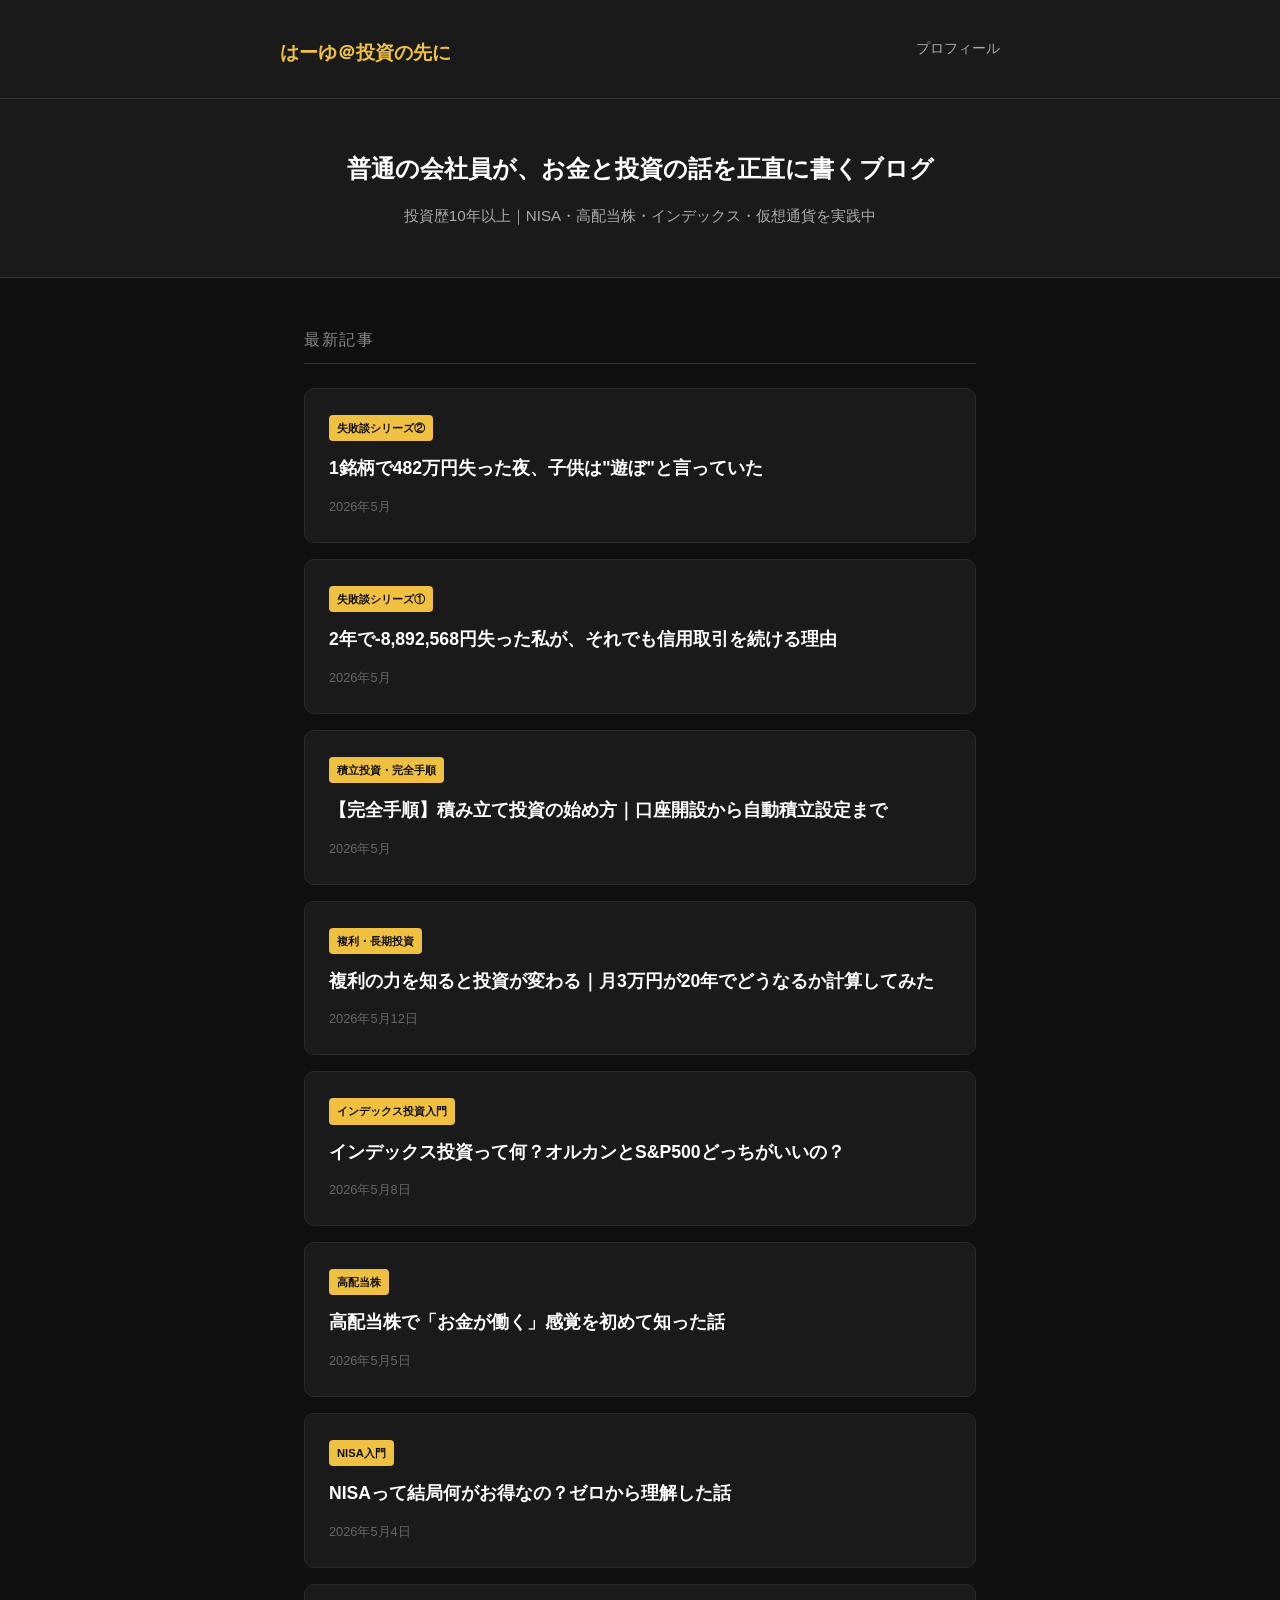
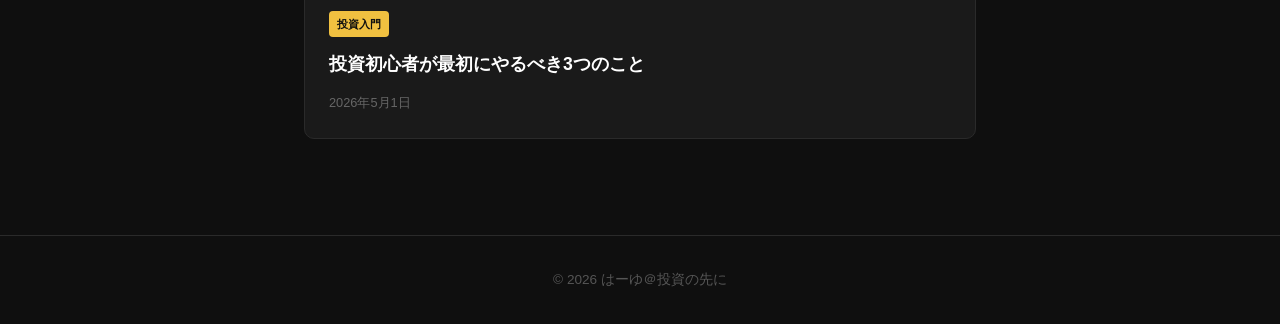
<file: index.html>
<!DOCTYPE html>
<html lang="ja">
<head>
<!-- Google tag (gtag.js) -->
<script async src="https://www.googletagmanager.com/gtag/js?id=G-LKZKTNM05D"></script>
<script>
  window.dataLayer = window.dataLayer || [];
  function gtag(){dataLayer.push(arguments);}
  gtag('js', new Date());
  gtag('config', 'G-LKZKTNM05D');
</script>

  <meta charset="UTF-8">
  <meta name="viewport" content="width=device-width, initial-scale=1.0">
  <title>はーゆ＠投資の先に｜普通の会社員が投資・お金の話を正直に書くブログ</title>
  <meta name="description" content="投資歴10年以上の会社員がNISA・高配当株・インデックス投資・複利をわかりやすく解説。失敗談も含めてリアルに発信します。">
  <style>
    * { margin: 0; padding: 0; box-sizing: border-box; }
    body {
      font-family: 'Hiragino Sans', 'Noto Sans JP', sans-serif;
      background: #0f0f0f;
      color: #e8e8e8;
      line-height: 1.8;
    }
    header {
      background: #1a1a1a;
      border-bottom: 1px solid #333;
      padding: 20px 24px;
    }
    .header-inner {
      max-width: 720px;
      margin: 0 auto;
      display: flex;
      justify-content: space-between;
      align-items: center;
    }
    header h1 a {
      color: #f0c040;
      text-decoration: none;
      font-size: 1.2rem;
      font-weight: bold;
    }
    header nav a {
      color: #aaa;
      text-decoration: none;
      font-size: 0.9rem;
      margin-left: 20px;
    }
    header nav a:hover { color: #f0c040; }
    .hero {
      background: #1a1a1a;
      padding: 48px 24px;
      text-align: center;
      border-bottom: 1px solid #333;
    }
    .hero h2 {
      font-size: 1.5rem;
      color: #ffffff;
      margin-bottom: 12px;
    }
    .hero p { color: #aaa; font-size: 0.95rem; }
    .container {
      max-width: 720px;
      margin: 0 auto;
      padding: 48px 24px 80px;
    }
    .section-title {
      font-size: 1rem;
      color: #888;
      text-transform: uppercase;
      letter-spacing: 0.1em;
      margin-bottom: 24px;
      padding-bottom: 8px;
      border-bottom: 1px solid #333;
    }
    .post-card {
      background: #1a1a1a;
      border: 1px solid #2a2a2a;
      border-radius: 10px;
      padding: 24px;
      margin-bottom: 16px;
      transition: border-color 0.2s;
    }
    .post-card:hover { border-color: #f0c040; }
    .post-card .tag {
      display: inline-block;
      background: #f0c040;
      color: #0f0f0f;
      font-size: 0.7rem;
      font-weight: bold;
      padding: 3px 8px;
      border-radius: 4px;
      margin-bottom: 10px;
    }
    .post-card h3 { margin-bottom: 0; }
    .post-card h3 a {
      color: #ffffff;
      text-decoration: none;
      font-size: 1.1rem;
      line-height: 1.5;
    }
    .post-card h3 a:hover { color: #f0c040; }
    .post-card .meta {
      font-size: 0.8rem;
      color: #666;
      margin-top: 10px;
    }
    footer {
      text-align: center;
      padding: 32px;
      color: #555;
      font-size: 0.85rem;
      border-top: 1px solid #2a2a2a;
    }
  </style>
</head>
<body>

<header>
  <div class="header-inner">
    <h1><a href="index.html">はーゆ＠投資の先に</a></h1>
    <nav>
      <a href="about.html">プロフィール</a>
    </nav>
  </div>
</header>

<div class="hero">
  <h2>普通の会社員が、お金と投資の話を正直に書くブログ</h2>
  <p>投資歴10年以上｜NISA・高配当株・インデックス・仮想通貨を実践中</p>
</div>

<div class="container">
  <p class="section-title">最新記事</p>

  <div class="post-card">
    <span class="tag">失敗談シリーズ②</span>
    <h3><a href="post8.html">1銘柄で482万円失った夜、子供は&quot;遊ぼ&quot;と言っていた</a></h3>
    <p class="meta">2026年5月</p>
  </div>

  <div class="post-card">
    <span class="tag">失敗談シリーズ①</span>
    <h3><a href="post7.html">2年で-8,892,568円失った私が、それでも信用取引を続ける理由</a></h3>
    <p class="meta">2026年5月</p>
  </div>

  <div class="post-card">
    <span class="tag">積立投資・完全手順</span>
    <h3><a href="post6.html">【完全手順】積み立て投資の始め方｜口座開設から自動積立設定まで</a></h3>
    <p class="meta">2026年5月</p>
  </div>

  <div class="post-card">
    <span class="tag">複利・長期投資</span>
    <h3><a href="post5.html">複利の力を知ると投資が変わる｜月3万円が20年でどうなるか計算してみた</a></h3>
    <p class="meta">2026年5月12日</p>
  </div>

  <div class="post-card">
    <span class="tag">インデックス投資入門</span>
    <h3><a href="post4.html">インデックス投資って何？オルカンとS&amp;P500どっちがいいの？</a></h3>
    <p class="meta">2026年5月8日</p>
  </div>

  <div class="post-card">
    <span class="tag">高配当株</span>
    <h3><a href="post3.html">高配当株で「お金が働く」感覚を初めて知った話</a></h3>
    <p class="meta">2026年5月5日</p>
  </div>

  <div class="post-card">
    <span class="tag">NISA入門</span>
    <h3><a href="post2.html">NISAって結局何がお得なの？ゼロから理解した話</a></h3>
    <p class="meta">2026年5月4日</p>
  </div>

  <div class="post-card">
    <span class="tag">投資入門</span>
    <h3><a href="post1.html">投資初心者が最初にやるべき3つのこと</a></h3>
    <p class="meta">2026年5月1日</p>
  </div>

</div>

<footer>
  <p>&copy; 2026 はーゆ＠投資の先に</p>
</footer>

</body>
</html>
</file>
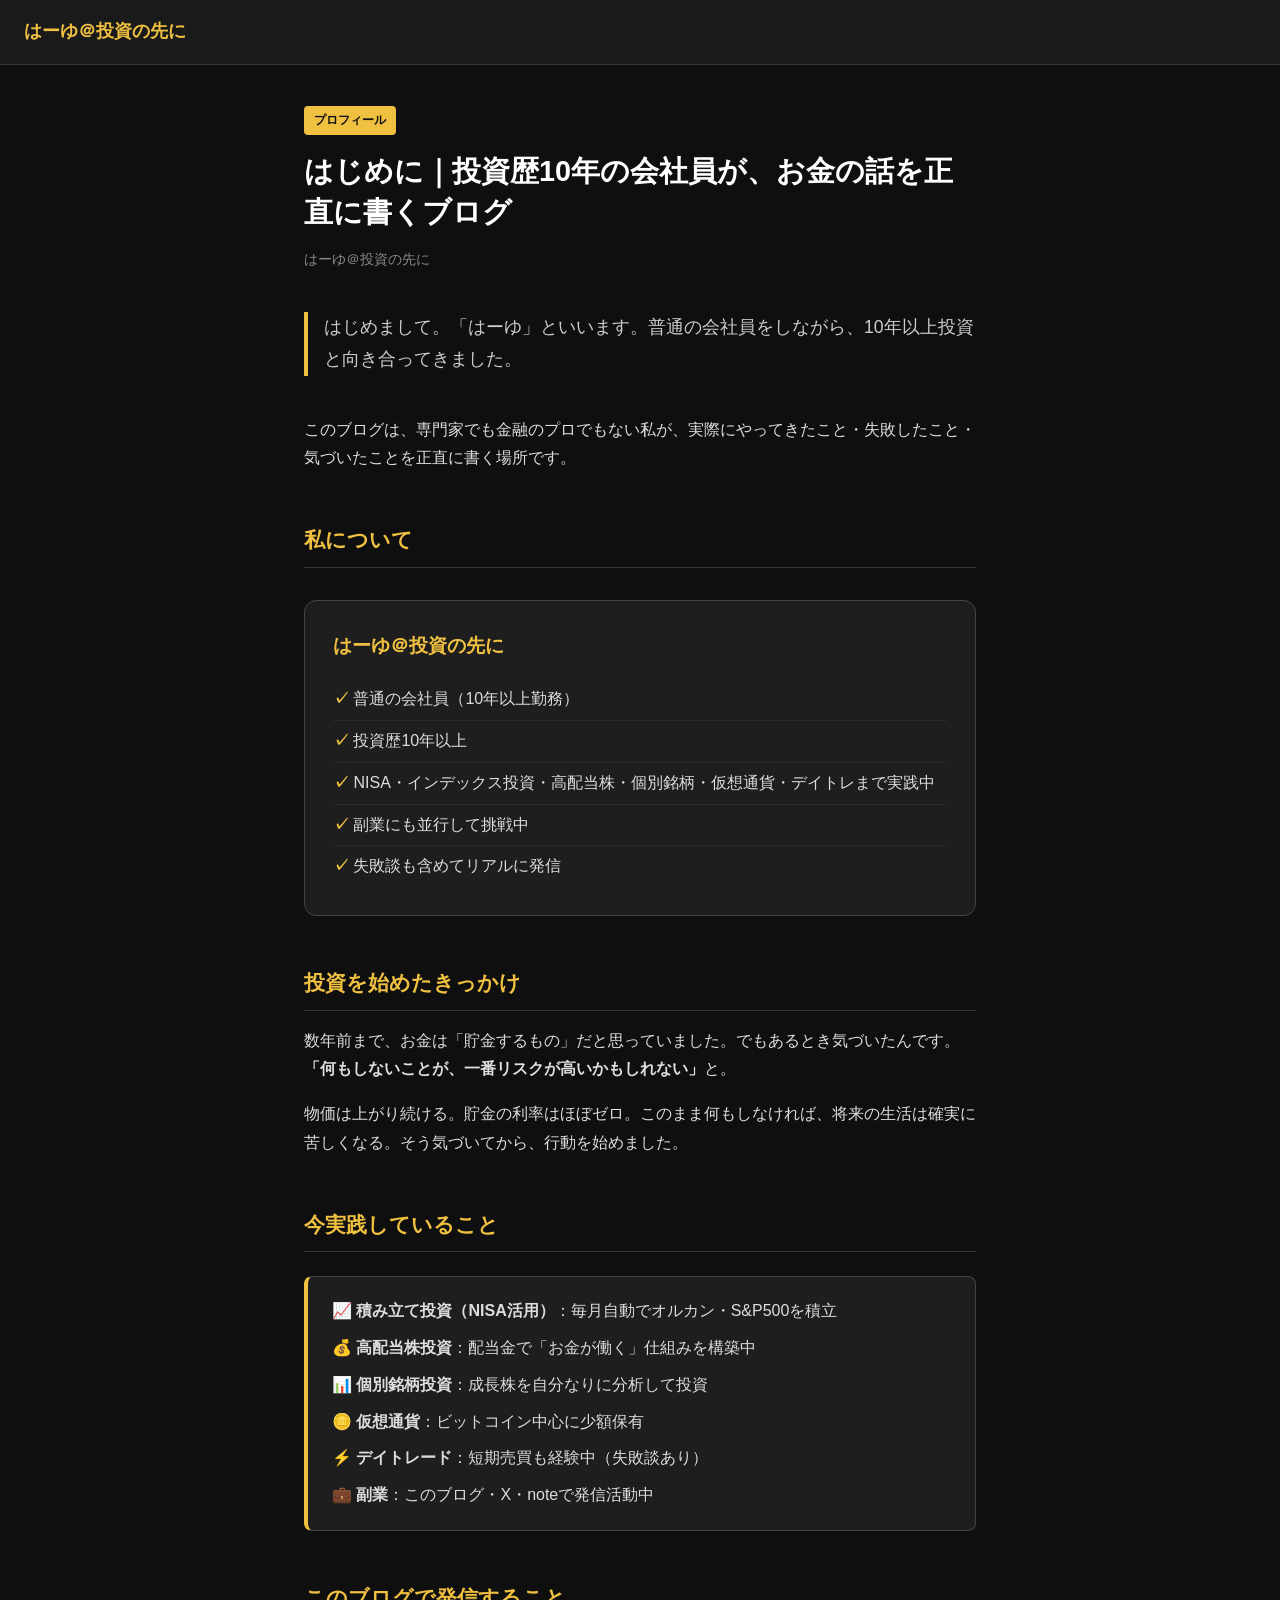
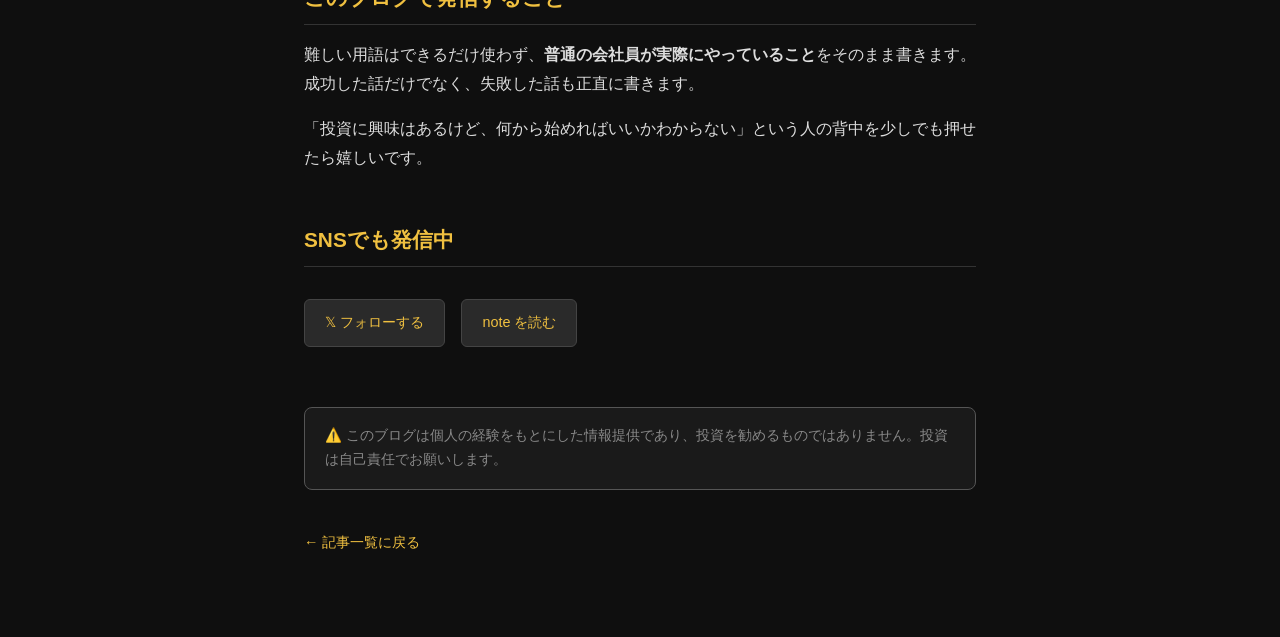
<file: about.html>
<!DOCTYPE html>
<html lang="ja">
<head>
<!-- Google tag (gtag.js) -->
<script async src="https://www.googletagmanager.com/gtag/js?id=G-LKZKTNM05D"></script>
<script>
  window.dataLayer = window.dataLayer || [];
  function gtag(){dataLayer.push(arguments);}
  gtag('js', new Date());
  gtag('config', 'G-LKZKTNM05D');
</script>

  <meta charset="UTF-8">
  <meta name="viewport" content="width=device-width, initial-scale=1.0">
  <title>はじめに｜投資歴10年の会社員が、お金の話を正直に書くブログ | はーゆ＠投資の先に</title>
  <meta name="description" content="投資歴10年以上の普通の会社員「はーゆ」です。NISA・高配当株・仮想通貨まで実践中。失敗も含めて正直に発信しています。">
  <style>
    * { margin: 0; padding: 0; box-sizing: border-box; }
    body {
      font-family: 'Hiragino Sans', 'Noto Sans JP', sans-serif;
      background: #0f0f0f;
      color: #e8e8e8;
      line-height: 1.8;
    }
    header {
      background: #1a1a1a;
      border-bottom: 1px solid #333;
      padding: 16px 24px;
    }
    header a {
      color: #f0c040;
      text-decoration: none;
      font-weight: bold;
      font-size: 1.1rem;
    }
    .container {
      max-width: 720px;
      margin: 0 auto;
      padding: 40px 24px 80px;
    }
    .tag {
      display: inline-block;
      background: #f0c040;
      color: #0f0f0f;
      font-size: 0.75rem;
      font-weight: bold;
      padding: 4px 10px;
      border-radius: 4px;
      margin-bottom: 16px;
    }
    h1 { font-size: 1.8rem; font-weight: bold; line-height: 1.4; margin-bottom: 16px; color: #ffffff; }
    .meta { font-size: 0.85rem; color: #888; margin-bottom: 40px; }
    .lead {
      font-size: 1.1rem; color: #ccc;
      border-left: 4px solid #f0c040;
      padding-left: 16px; margin-bottom: 40px;
    }
    h2 { font-size: 1.3rem; font-weight: bold; color: #f0c040; margin: 48px 0 16px; padding-bottom: 8px; border-bottom: 1px solid #333; }
    p { margin-bottom: 16px; color: #ddd; }
    .profile-box {
      background: #1e1e1e;
      border: 1px solid #444;
      border-radius: 12px;
      padding: 28px;
      margin: 32px 0;
    }
    .profile-box h3 {
      font-size: 1.2rem;
      color: #f0c040;
      margin-bottom: 16px;
    }
    .profile-box ul {
      list-style: none;
      padding: 0;
    }
    .profile-box ul li {
      padding: 6px 0;
      color: #ddd;
      border-bottom: 1px solid #2a2a2a;
    }
    .profile-box ul li:last-child { border-bottom: none; }
    .profile-box ul li::before {
      content: "✓ ";
      color: #f0c040;
      font-weight: bold;
    }
    .point-box {
      background: #1e1e1e; border: 1px solid #444;
      border-left: 4px solid #f0c040; border-radius: 8px;
      padding: 20px 24px; margin: 24px 0;
    }
    .point-box p { margin-bottom: 8px; }
    .point-box p:last-child { margin-bottom: 0; }
    .warning {
      background: #1a1a1a; border: 1px solid #555;
      border-radius: 8px; padding: 16px 20px;
      font-size: 0.85rem; color: #888; margin-top: 48px;
    }
    .back-link { display: inline-block; margin-top: 40px; color: #f0c040; text-decoration: none; font-size: 0.9rem; }
    .sns-links { margin-top: 32px; }
    .sns-links a {
      display: inline-block;
      background: #2a2a2a;
      color: #f0c040;
      padding: 10px 20px;
      border-radius: 6px;
      text-decoration: none;
      margin-right: 12px;
      margin-bottom: 12px;
      font-size: 0.9rem;
      border: 1px solid #444;
    }
    .sns-links a:hover { background: #333; }
  </style>
</head>
<body>

<header>
  <a href="index.html">はーゆ＠投資の先に</a>
</header>

<div class="container">

  <span class="tag">プロフィール</span>
  <h1>はじめに｜投資歴10年の会社員が、お金の話を正直に書くブログ</h1>
  <p class="meta">はーゆ＠投資の先に</p>

  <p class="lead">はじめまして。「はーゆ」といいます。普通の会社員をしながら、10年以上投資と向き合ってきました。</p>

  <p>このブログは、専門家でも金融のプロでもない私が、実際にやってきたこと・失敗したこと・気づいたことを正直に書く場所です。</p>

  <h2>私について</h2>
  <div class="profile-box">
    <h3>はーゆ＠投資の先に</h3>
    <ul>
      <li>普通の会社員（10年以上勤務）</li>
      <li>投資歴10年以上</li>
      <li>NISA・インデックス投資・高配当株・個別銘柄・仮想通貨・デイトレまで実践中</li>
      <li>副業にも並行して挑戦中</li>
      <li>失敗談も含めてリアルに発信</li>
    </ul>
  </div>

  <h2>投資を始めたきっかけ</h2>
  <p>数年前まで、お金は「貯金するもの」だと思っていました。でもあるとき気づいたんです。<strong>「何もしないことが、一番リスクが高いかもしれない」</strong>と。</p>
  <p>物価は上がり続ける。貯金の利率はほぼゼロ。このまま何もしなければ、将来の生活は確実に苦しくなる。そう気づいてから、行動を始めました。</p>

  <h2>今実践していること</h2>
  <div class="point-box">
    <p>📈 <strong>積み立て投資（NISA活用）</strong>：毎月自動でオルカン・S&P500を積立</p>
    <p>💰 <strong>高配当株投資</strong>：配当金で「お金が働く」仕組みを構築中</p>
    <p>📊 <strong>個別銘柄投資</strong>：成長株を自分なりに分析して投資</p>
    <p>🪙 <strong>仮想通貨</strong>：ビットコイン中心に少額保有</p>
    <p>⚡ <strong>デイトレード</strong>：短期売買も経験中（失敗談あり）</p>
    <p>💼 <strong>副業</strong>：このブログ・X・noteで発信活動中</p>
  </div>

  <h2>このブログで発信すること</h2>
  <p>難しい用語はできるだけ使わず、<strong>普通の会社員が実際にやっていること</strong>をそのまま書きます。成功した話だけでなく、失敗した話も正直に書きます。</p>
  <p>「投資に興味はあるけど、何から始めればいいかわからない」という人の背中を少しでも押せたら嬉しいです。</p>

  <h2>SNSでも発信中</h2>
  <div class="sns-links">
    <a href="https://x.com" target="_blank">𝕏 フォローする</a>
    <a href="https://note.com/toushi_no_saki" target="_blank">note を読む</a>
  </div>

  <div class="warning">
    ⚠️ このブログは個人の経験をもとにした情報提供であり、投資を勧めるものではありません。投資は自己責任でお願いします。
  </div>

  <a class="back-link" href="index.html">← 記事一覧に戻る</a>

</div>
</body>
</html>
</file>
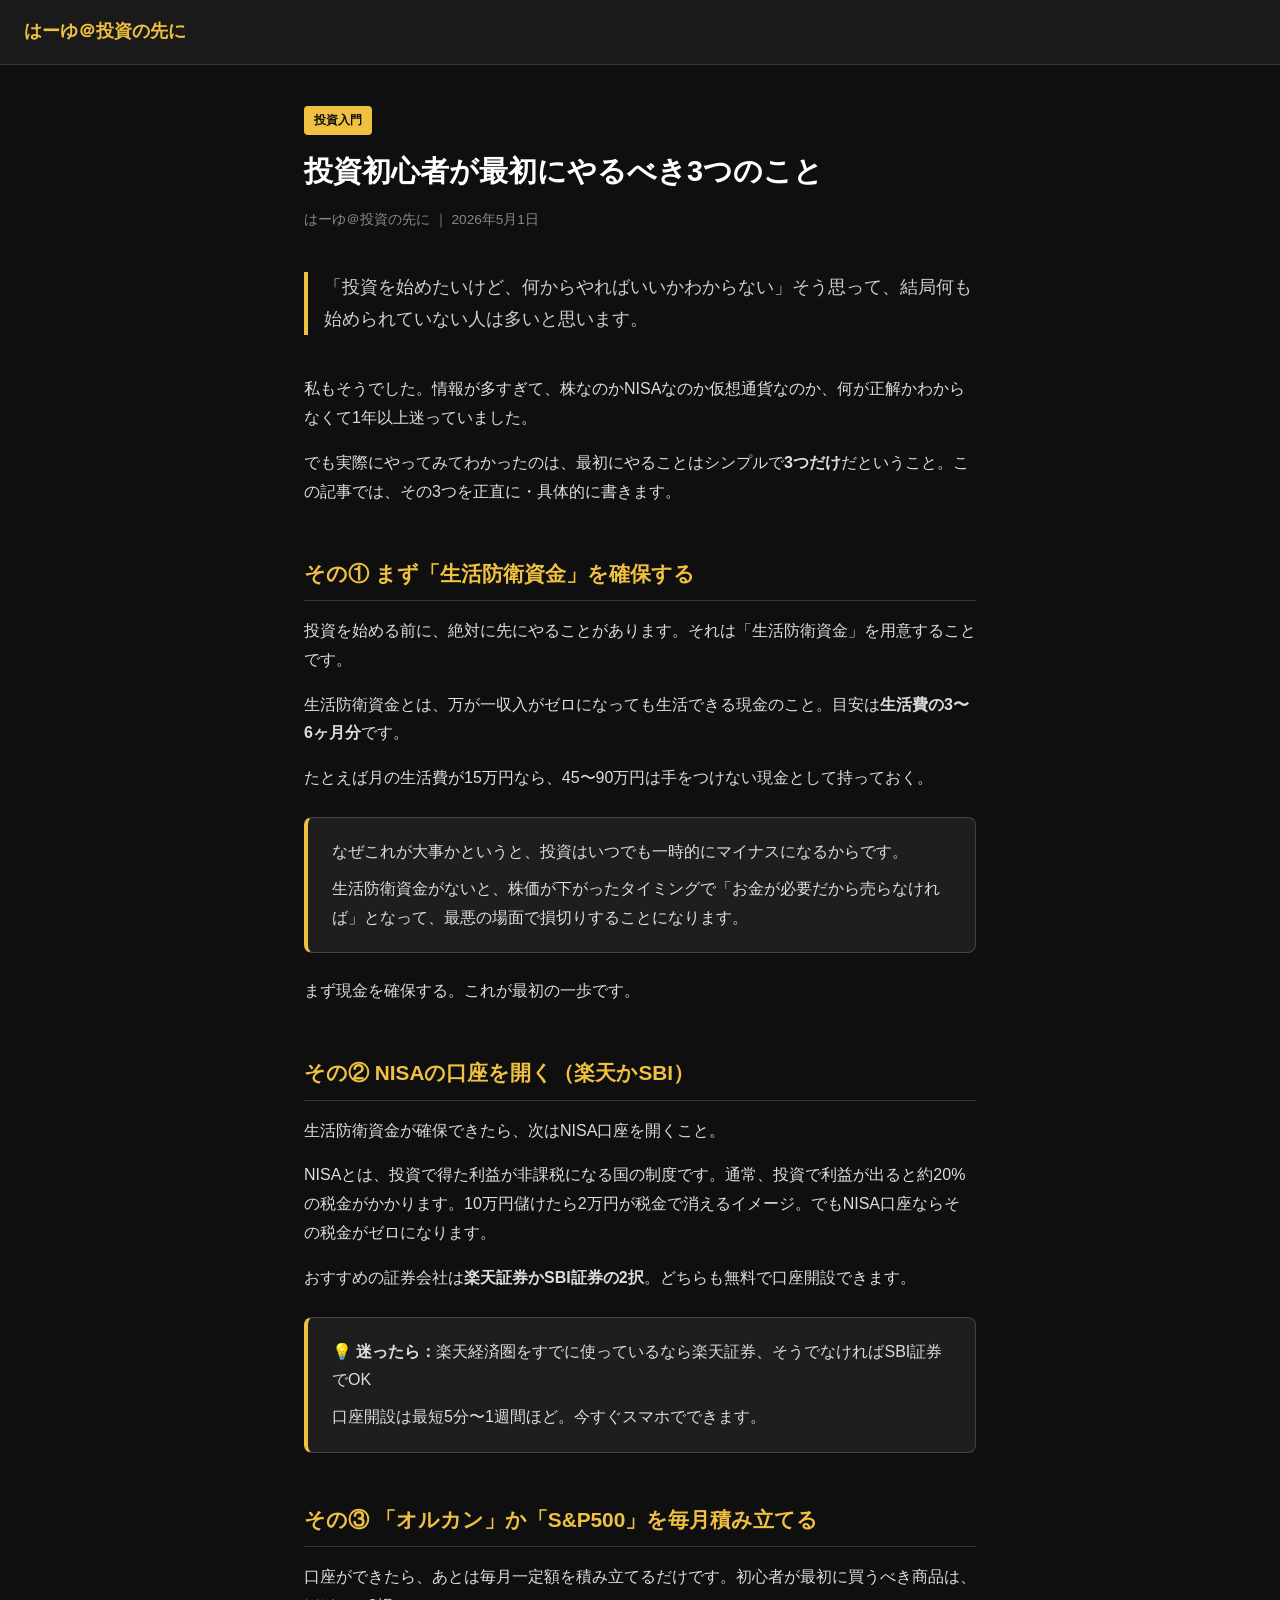
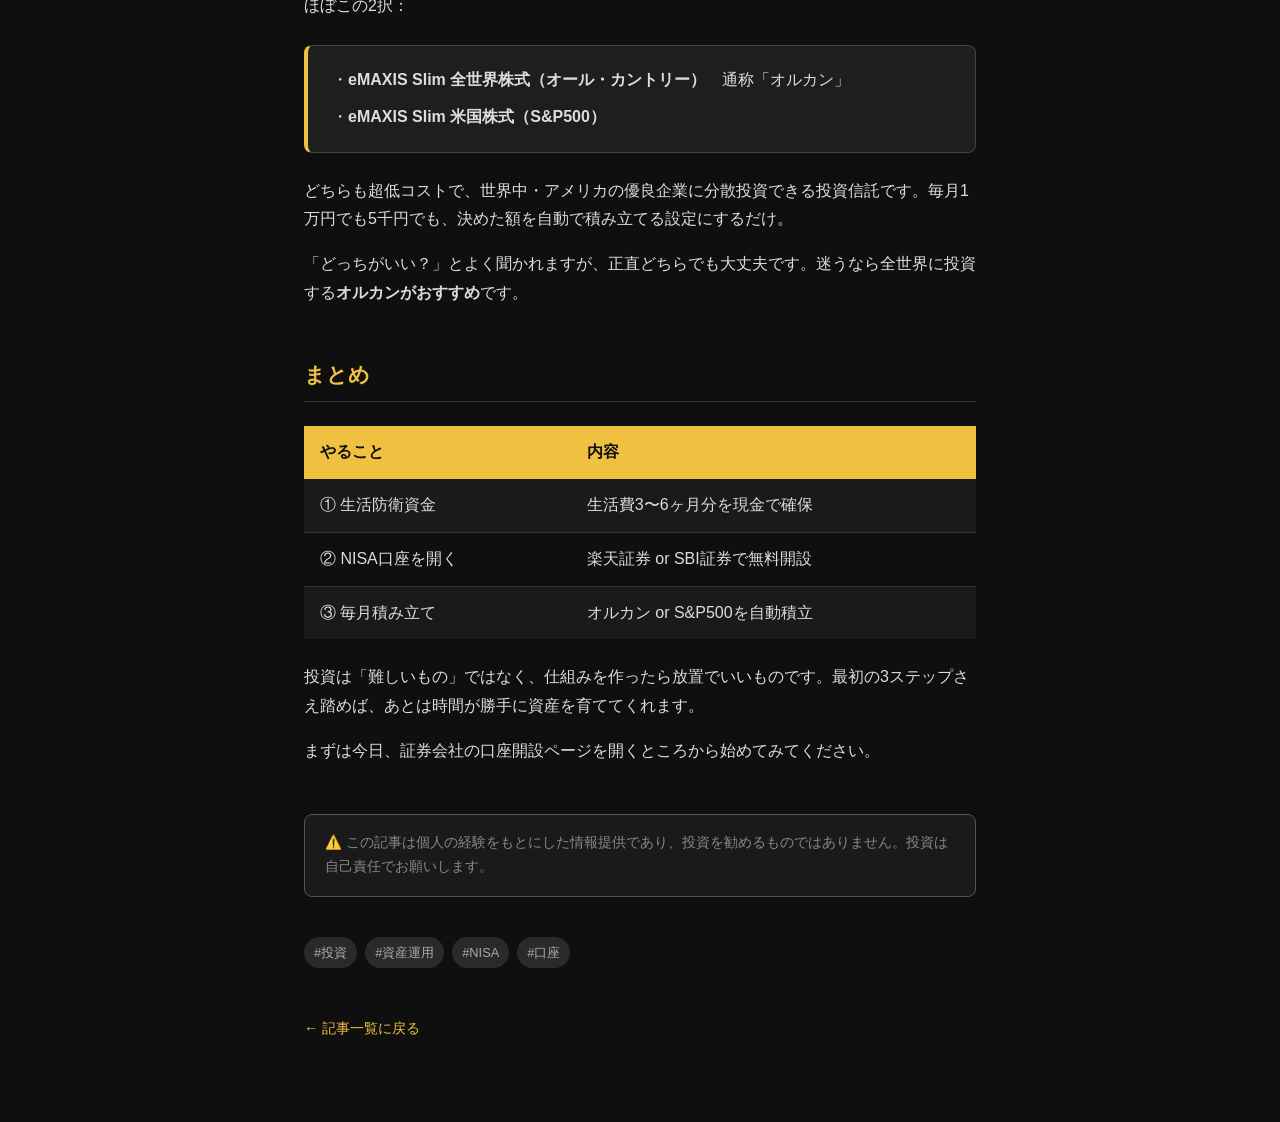
<file: post1.html>
<!DOCTYPE html>
<html lang="ja">
<head>
<!-- Google tag (gtag.js) -->
<script async src="https://www.googletagmanager.com/gtag/js?id=G-LKZKTNM05D"></script>
<script>
  window.dataLayer = window.dataLayer || [];
  function gtag(){dataLayer.push(arguments);}
  gtag('js', new Date());
  gtag('config', 'G-LKZKTNM05D');
</script>

  <meta charset="UTF-8">
  <meta name="viewport" content="width=device-width, initial-scale=1.0">
  <title>投資初心者が最初にやるべき3つのこと | はーゆ＠投資の先に</title>
  <meta name="description" content="投資を始めたいけど何からやればいいかわからない方へ。最初にやるべき3つのことをシンプルに解説します。">
  <style>
    * { margin: 0; padding: 0; box-sizing: border-box; }
    body {
      font-family: 'Hiragino Sans', 'Noto Sans JP', sans-serif;
      background: #0f0f0f;
      color: #e8e8e8;
      line-height: 1.8;
    }
    header {
      background: #1a1a1a;
      border-bottom: 1px solid #333;
      padding: 16px 24px;
    }
    header a {
      color: #f0c040;
      text-decoration: none;
      font-weight: bold;
      font-size: 1.1rem;
    }
    .container {
      max-width: 720px;
      margin: 0 auto;
      padding: 40px 24px 80px;
    }
    .tag {
      display: inline-block;
      background: #f0c040;
      color: #0f0f0f;
      font-size: 0.75rem;
      font-weight: bold;
      padding: 4px 10px;
      border-radius: 4px;
      margin-bottom: 16px;
    }
    h1 {
      font-size: 1.8rem;
      font-weight: bold;
      line-height: 1.4;
      margin-bottom: 16px;
      color: #ffffff;
    }
    .meta {
      font-size: 0.85rem;
      color: #888;
      margin-bottom: 40px;
    }
    .lead {
      font-size: 1.1rem;
      color: #ccc;
      border-left: 4px solid #f0c040;
      padding-left: 16px;
      margin-bottom: 40px;
    }
    h2 {
      font-size: 1.3rem;
      font-weight: bold;
      color: #f0c040;
      margin: 48px 0 16px;
      padding-bottom: 8px;
      border-bottom: 1px solid #333;
    }
    p {
      margin-bottom: 16px;
      color: #ddd;
    }
    .point-box {
      background: #1e1e1e;
      border: 1px solid #444;
      border-left: 4px solid #f0c040;
      border-radius: 8px;
      padding: 20px 24px;
      margin: 24px 0;
    }
    .point-box p {
      margin-bottom: 8px;
    }
    .point-box p:last-child {
      margin-bottom: 0;
    }
    table {
      width: 100%;
      border-collapse: collapse;
      margin: 24px 0;
    }
    th {
      background: #f0c040;
      color: #0f0f0f;
      padding: 12px 16px;
      text-align: left;
      font-weight: bold;
    }
    td {
      padding: 12px 16px;
      border-bottom: 1px solid #333;
      color: #ddd;
    }
    tr:last-child td { border-bottom: none; }
    tr:nth-child(even) td { background: #1a1a1a; }
    .warning {
      background: #1a1a1a;
      border: 1px solid #555;
      border-radius: 8px;
      padding: 16px 20px;
      font-size: 0.85rem;
      color: #888;
      margin-top: 48px;
    }
    .back-link {
      display: inline-block;
      margin-top: 40px;
      color: #f0c040;
      text-decoration: none;
      font-size: 0.9rem;
    }
    .back-link:hover { text-decoration: underline; }
    .tags {
      margin-top: 40px;
    }
    .tags span {
      display: inline-block;
      background: #2a2a2a;
      color: #aaa;
      font-size: 0.8rem;
      padding: 4px 10px;
      border-radius: 20px;
      margin-right: 8px;
      margin-bottom: 8px;
    }
  </style>
</head>
<body>

<header>
  <a href="index.html">はーゆ＠投資の先に</a>
</header>

<div class="container">

  <span class="tag">投資入門</span>
  <h1>投資初心者が最初にやるべき3つのこと</h1>
  <p class="meta">はーゆ＠投資の先に ｜ 2026年5月1日</p>

  <p class="lead">「投資を始めたいけど、何からやればいいかわからない」そう思って、結局何も始められていない人は多いと思います。</p>

  <p>私もそうでした。情報が多すぎて、株なのかNISAなのか仮想通貨なのか、何が正解かわからなくて1年以上迷っていました。</p>
  <p>でも実際にやってみてわかったのは、最初にやることはシンプルで<strong>3つだけ</strong>だということ。この記事では、その3つを正直に・具体的に書きます。</p>

  <h2>その① まず「生活防衛資金」を確保する</h2>
  <p>投資を始める前に、絶対に先にやることがあります。それは「生活防衛資金」を用意することです。</p>
  <p>生活防衛資金とは、万が一収入がゼロになっても生活できる現金のこと。目安は<strong>生活費の3〜6ヶ月分</strong>です。</p>
  <p>たとえば月の生活費が15万円なら、45〜90万円は手をつけない現金として持っておく。</p>
  <div class="point-box">
    <p>なぜこれが大事かというと、投資はいつでも一時的にマイナスになるからです。</p>
    <p>生活防衛資金がないと、株価が下がったタイミングで「お金が必要だから売らなければ」となって、最悪の場面で損切りすることになります。</p>
  </div>
  <p>まず現金を確保する。これが最初の一歩です。</p>

  <h2>その② NISAの口座を開く（楽天かSBI）</h2>
  <p>生活防衛資金が確保できたら、次はNISA口座を開くこと。</p>
  <p>NISAとは、投資で得た利益が非課税になる国の制度です。通常、投資で利益が出ると約20%の税金がかかります。10万円儲けたら2万円が税金で消えるイメージ。でもNISA口座ならその税金がゼロになります。</p>
  <p>おすすめの証券会社は<strong>楽天証券かSBI証券の2択</strong>。どちらも無料で口座開設できます。</p>
  <div class="point-box">
    <p>💡 <strong>迷ったら：</strong>楽天経済圏をすでに使っているなら楽天証券、そうでなければSBI証券でOK</p>
    <p>口座開設は最短5分〜1週間ほど。今すぐスマホでできます。</p>
  </div>

  <h2>その③ 「オルカン」か「S&P500」を毎月積み立てる</h2>
  <p>口座ができたら、あとは毎月一定額を積み立てるだけです。初心者が最初に買うべき商品は、ほぼこの2択：</p>
  <div class="point-box">
    <p>・<strong>eMAXIS Slim 全世界株式（オール・カントリー）</strong>　通称「オルカン」</p>
    <p>・<strong>eMAXIS Slim 米国株式（S&P500）</strong></p>
  </div>
  <p>どちらも超低コストで、世界中・アメリカの優良企業に分散投資できる投資信託です。毎月1万円でも5千円でも、決めた額を自動で積み立てる設定にするだけ。</p>
  <p>「どっちがいい？」とよく聞かれますが、正直どちらでも大丈夫です。迷うなら全世界に投資する<strong>オルカンがおすすめ</strong>です。</p>

  <h2>まとめ</h2>
  <table>
    <tr>
      <th>やること</th>
      <th>内容</th>
    </tr>
    <tr>
      <td>① 生活防衛資金</td>
      <td>生活費3〜6ヶ月分を現金で確保</td>
    </tr>
    <tr>
      <td>② NISA口座を開く</td>
      <td>楽天証券 or SBI証券で無料開設</td>
    </tr>
    <tr>
      <td>③ 毎月積み立て</td>
      <td>オルカン or S&P500を自動積立</td>
    </tr>
  </table>

  <p>投資は「難しいもの」ではなく、仕組みを作ったら放置でいいものです。最初の3ステップさえ踏めば、あとは時間が勝手に資産を育ててくれます。</p>
  <p>まずは今日、証券会社の口座開設ページを開くところから始めてみてください。</p>

  <div class="warning">
    ⚠️ この記事は個人の経験をもとにした情報提供であり、投資を勧めるものではありません。投資は自己責任でお願いします。
  </div>

  <div class="tags">
    <span>#投資</span><span>#資産運用</span><span>#NISA</span><span>#口座</span>
  </div>

  <a class="back-link" href="index.html">← 記事一覧に戻る</a>

</div>
</body>
</html>
</file>
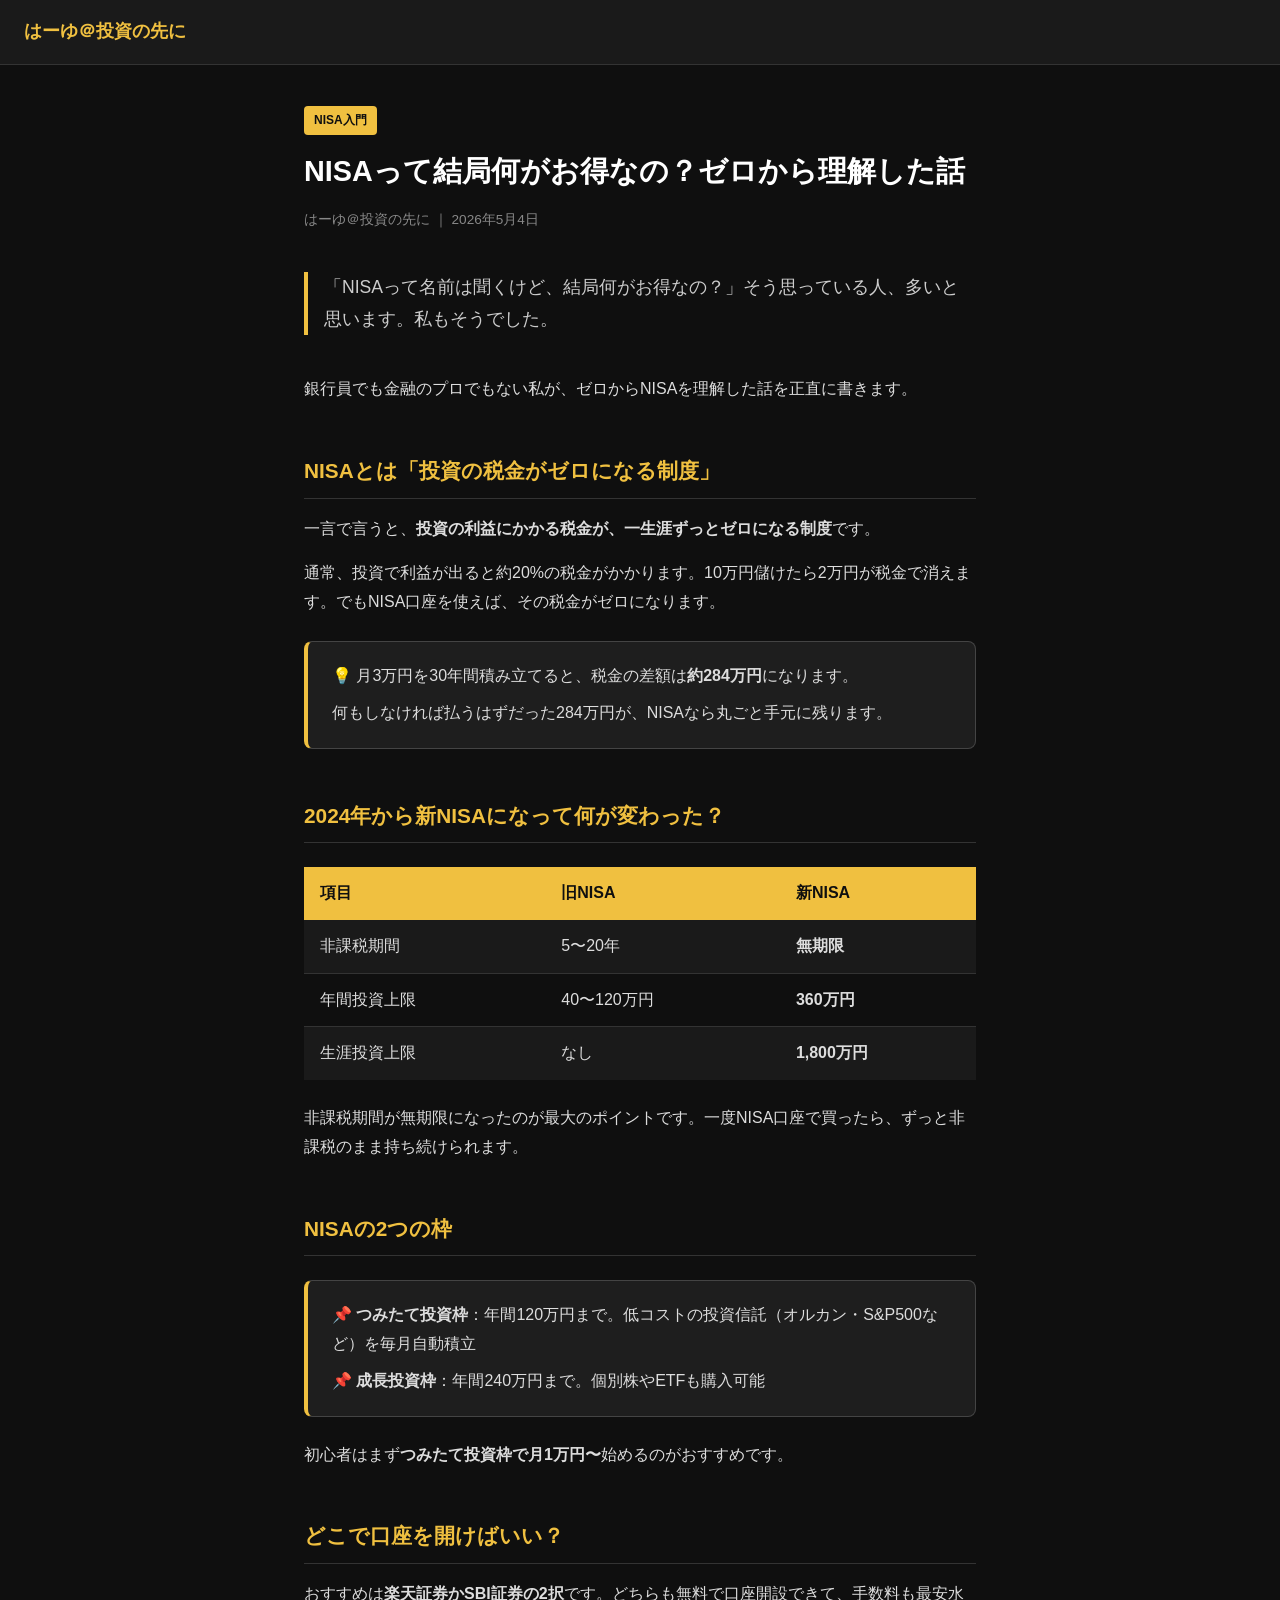
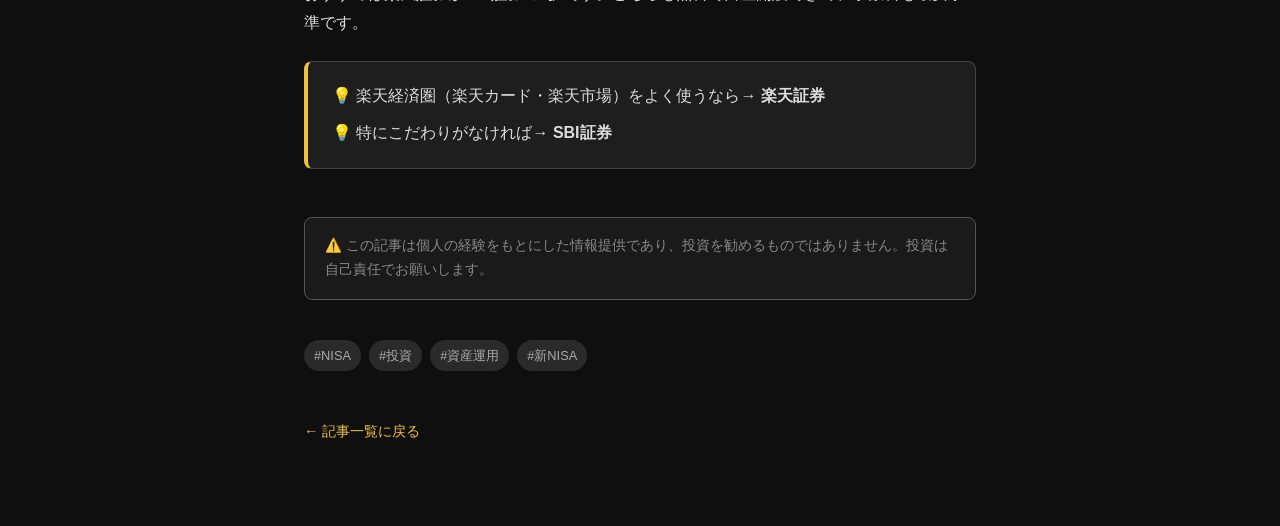
<file: post2.html>
<!DOCTYPE html>
<html lang="ja">
<head>
<!-- Google tag (gtag.js) -->
<script async src="https://www.googletagmanager.com/gtag/js?id=G-LKZKTNM05D"></script>
<script>
  window.dataLayer = window.dataLayer || [];
  function gtag(){dataLayer.push(arguments);}
  gtag('js', new Date());
  gtag('config', 'G-LKZKTNM05D');
</script>

  <meta charset="UTF-8">
  <meta name="viewport" content="width=device-width, initial-scale=1.0">
  <title>NISAって結局何がお得なの？ゼロから理解した話 | はーゆ＠投資の先に</title>
  <meta name="description" content="NISAって結局何がお得なの？元銀行員でもない私がゼロから理解した、NISAの仕組みとメリットをわかりやすく解説します。">
  <style>
    * { margin: 0; padding: 0; box-sizing: border-box; }
    body {
      font-family: 'Hiragino Sans', 'Noto Sans JP', sans-serif;
      background: #0f0f0f;
      color: #e8e8e8;
      line-height: 1.8;
    }
    header {
      background: #1a1a1a;
      border-bottom: 1px solid #333;
      padding: 16px 24px;
    }
    header a {
      color: #f0c040;
      text-decoration: none;
      font-weight: bold;
      font-size: 1.1rem;
    }
    .container {
      max-width: 720px;
      margin: 0 auto;
      padding: 40px 24px 80px;
    }
    .tag {
      display: inline-block;
      background: #f0c040;
      color: #0f0f0f;
      font-size: 0.75rem;
      font-weight: bold;
      padding: 4px 10px;
      border-radius: 4px;
      margin-bottom: 16px;
    }
    h1 {
      font-size: 1.8rem;
      font-weight: bold;
      line-height: 1.4;
      margin-bottom: 16px;
      color: #ffffff;
    }
    .meta {
      font-size: 0.85rem;
      color: #888;
      margin-bottom: 40px;
    }
    .lead {
      font-size: 1.1rem;
      color: #ccc;
      border-left: 4px solid #f0c040;
      padding-left: 16px;
      margin-bottom: 40px;
    }
    h2 {
      font-size: 1.3rem;
      font-weight: bold;
      color: #f0c040;
      margin: 48px 0 16px;
      padding-bottom: 8px;
      border-bottom: 1px solid #333;
    }
    p { margin-bottom: 16px; color: #ddd; }
    .point-box {
      background: #1e1e1e;
      border: 1px solid #444;
      border-left: 4px solid #f0c040;
      border-radius: 8px;
      padding: 20px 24px;
      margin: 24px 0;
    }
    .point-box p { margin-bottom: 8px; }
    .point-box p:last-child { margin-bottom: 0; }
    table {
      width: 100%;
      border-collapse: collapse;
      margin: 24px 0;
    }
    th {
      background: #f0c040;
      color: #0f0f0f;
      padding: 12px 16px;
      text-align: left;
      font-weight: bold;
    }
    td {
      padding: 12px 16px;
      border-bottom: 1px solid #333;
      color: #ddd;
    }
    tr:last-child td { border-bottom: none; }
    tr:nth-child(even) td { background: #1a1a1a; }
    .warning {
      background: #1a1a1a;
      border: 1px solid #555;
      border-radius: 8px;
      padding: 16px 20px;
      font-size: 0.85rem;
      color: #888;
      margin-top: 48px;
    }
    .back-link {
      display: inline-block;
      margin-top: 40px;
      color: #f0c040;
      text-decoration: none;
      font-size: 0.9rem;
    }
    .tags { margin-top: 40px; }
    .tags span {
      display: inline-block;
      background: #2a2a2a;
      color: #aaa;
      font-size: 0.8rem;
      padding: 4px 10px;
      border-radius: 20px;
      margin-right: 8px;
      margin-bottom: 8px;
    }
  </style>
</head>
<body>

<header>
  <a href="index.html">はーゆ＠投資の先に</a>
</header>

<div class="container">

  <span class="tag">NISA入門</span>
  <h1>NISAって結局何がお得なの？ゼロから理解した話</h1>
  <p class="meta">はーゆ＠投資の先に ｜ 2026年5月4日</p>

  <p class="lead">「NISAって名前は聞くけど、結局何がお得なの？」そう思っている人、多いと思います。私もそうでした。</p>

  <p>銀行員でも金融のプロでもない私が、ゼロからNISAを理解した話を正直に書きます。</p>

  <h2>NISAとは「投資の税金がゼロになる制度」</h2>
  <p>一言で言うと、<strong>投資の利益にかかる税金が、一生涯ずっとゼロになる制度</strong>です。</p>
  <p>通常、投資で利益が出ると約20%の税金がかかります。10万円儲けたら2万円が税金で消えます。でもNISA口座を使えば、その税金がゼロになります。</p>
  <div class="point-box">
    <p>💡 月3万円を30年間積み立てると、税金の差額は<strong>約284万円</strong>になります。</p>
    <p>何もしなければ払うはずだった284万円が、NISAなら丸ごと手元に残ります。</p>
  </div>

  <h2>2024年から新NISAになって何が変わった？</h2>
  <table>
    <tr>
      <th>項目</th>
      <th>旧NISA</th>
      <th>新NISA</th>
    </tr>
    <tr>
      <td>非課税期間</td>
      <td>5〜20年</td>
      <td><strong>無期限</strong></td>
    </tr>
    <tr>
      <td>年間投資上限</td>
      <td>40〜120万円</td>
      <td><strong>360万円</strong></td>
    </tr>
    <tr>
      <td>生涯投資上限</td>
      <td>なし</td>
      <td><strong>1,800万円</strong></td>
    </tr>
  </table>
  <p>非課税期間が無期限になったのが最大のポイントです。一度NISA口座で買ったら、ずっと非課税のまま持ち続けられます。</p>

  <h2>NISAの2つの枠</h2>
  <div class="point-box">
    <p>📌 <strong>つみたて投資枠</strong>：年間120万円まで。低コストの投資信託（オルカン・S&P500など）を毎月自動積立</p>
    <p>📌 <strong>成長投資枠</strong>：年間240万円まで。個別株やETFも購入可能</p>
  </div>
  <p>初心者はまず<strong>つみたて投資枠で月1万円〜</strong>始めるのがおすすめです。</p>

  <h2>どこで口座を開けばいい？</h2>
  <p>おすすめは<strong>楽天証券かSBI証券の2択</strong>です。どちらも無料で口座開設できて、手数料も最安水準です。</p>
  <div class="point-box">
    <p>💡 楽天経済圏（楽天カード・楽天市場）をよく使うなら→ <strong>楽天証券</strong></p>
    <p>💡 特にこだわりがなければ→ <strong>SBI証券</strong></p>
  </div>

  <div class="warning">
    ⚠️ この記事は個人の経験をもとにした情報提供であり、投資を勧めるものではありません。投資は自己責任でお願いします。
  </div>

  <div class="tags">
    <span>#NISA</span><span>#投資</span><span>#資産運用</span><span>#新NISA</span>
  </div>

  <a class="back-link" href="index.html">← 記事一覧に戻る</a>

</div>
</body>
</html>
</file>
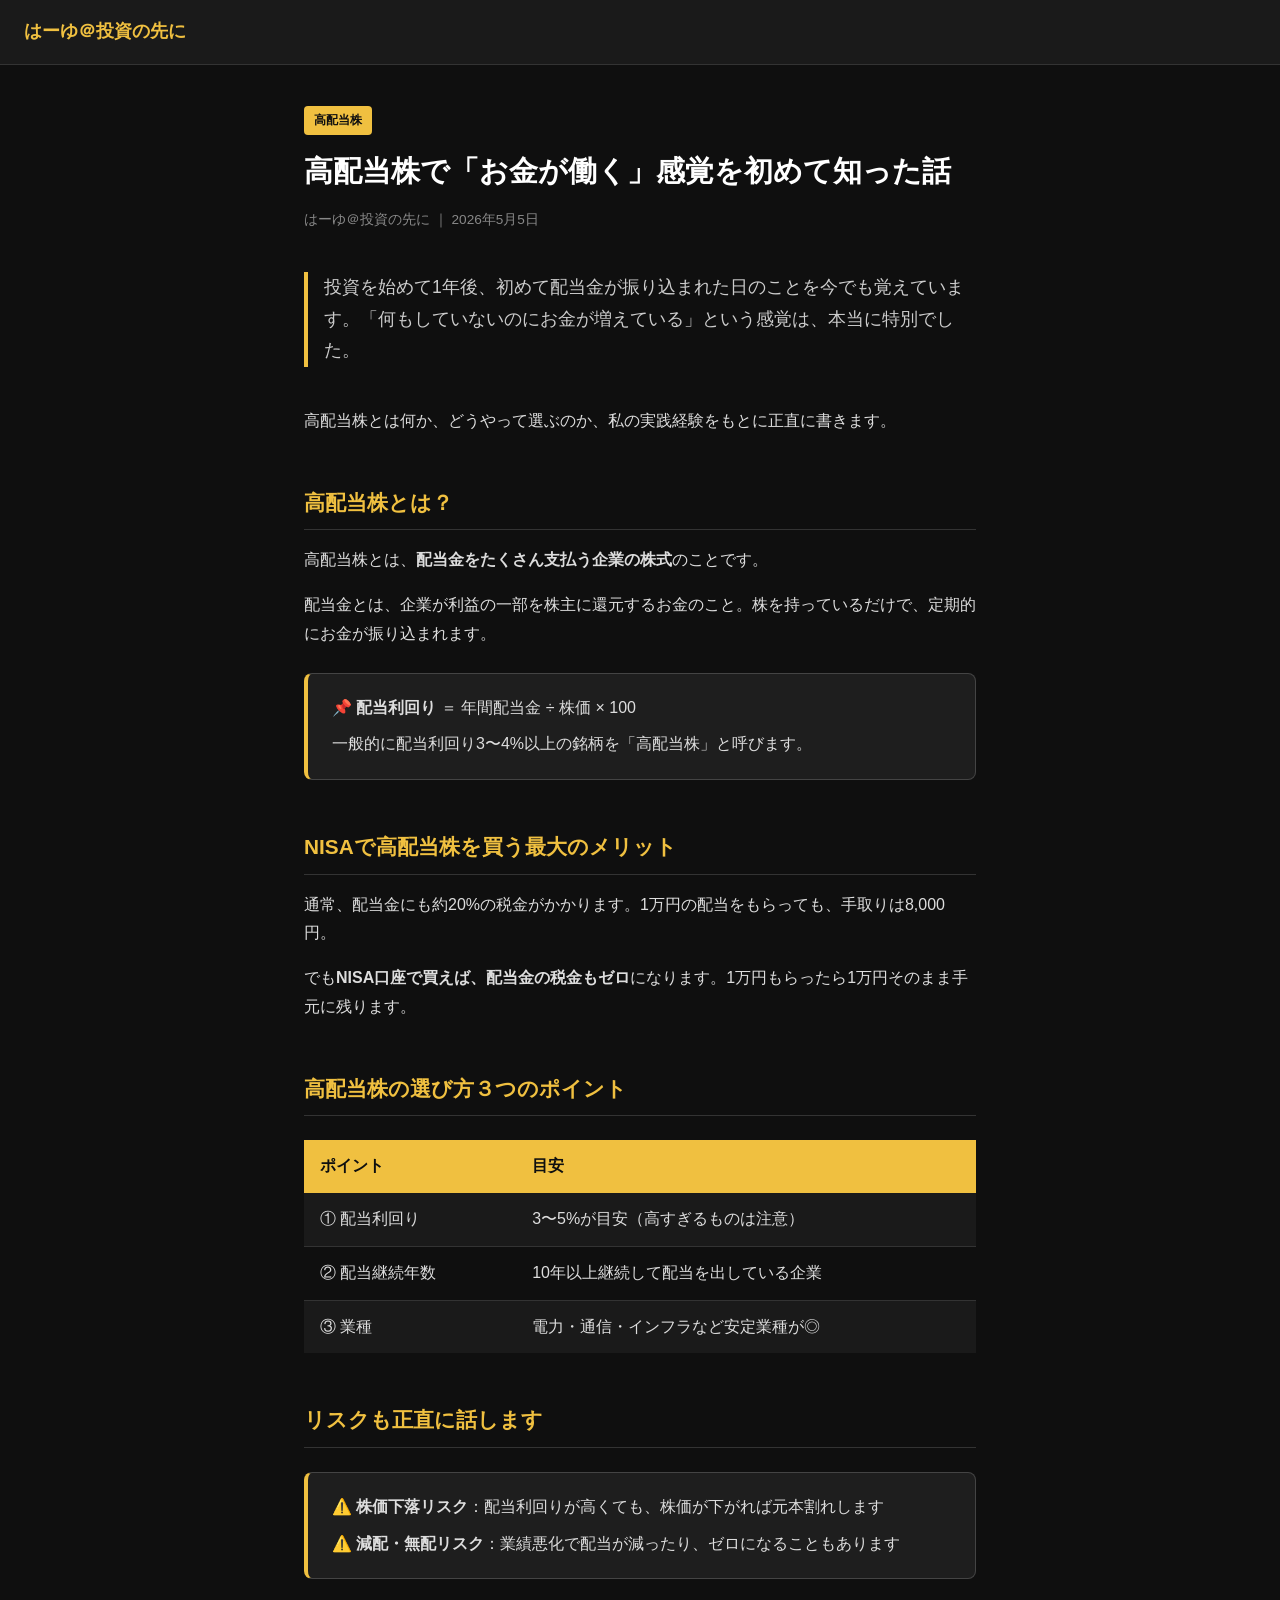
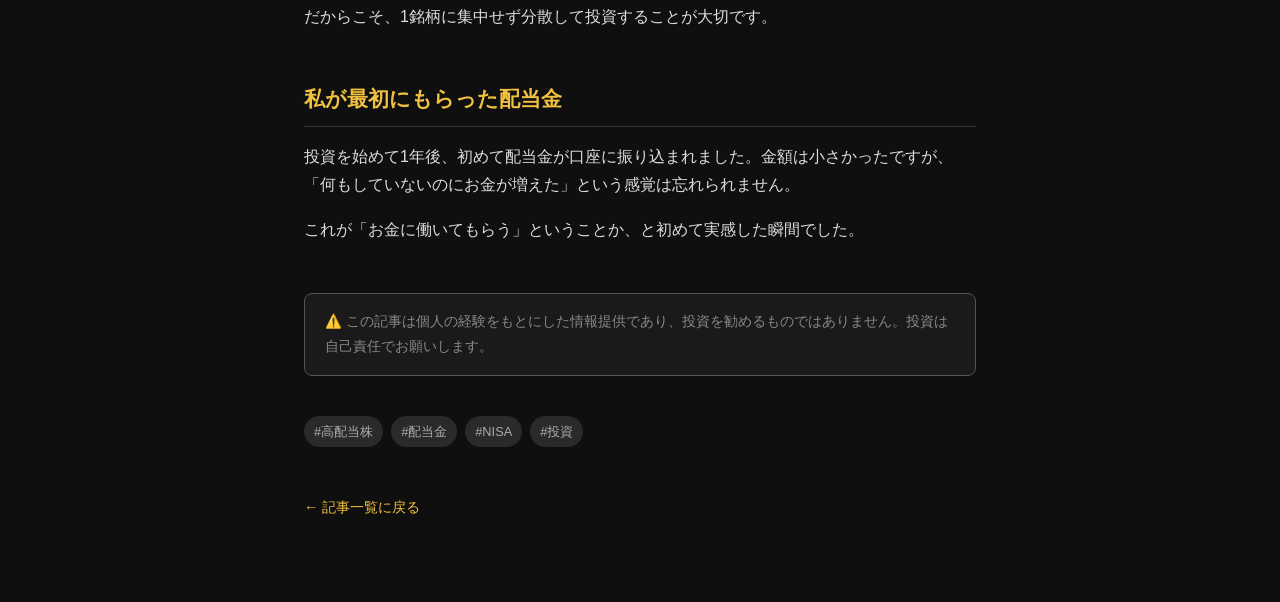
<file: post3.html>
<!DOCTYPE html>
<html lang="ja">
<head>
<!-- Google tag (gtag.js) -->
<script async src="https://www.googletagmanager.com/gtag/js?id=G-LKZKTNM05D"></script>
<script>
  window.dataLayer = window.dataLayer || [];
  function gtag(){dataLayer.push(arguments);}
  gtag('js', new Date());
  gtag('config', 'G-LKZKTNM05D');
</script>

  <meta charset="UTF-8">
  <meta name="viewport" content="width=device-width, initial-scale=1.0">
  <title>高配当株で「お金が働く」感覚を初めて知った話 | はーゆ＠投資の先に</title>
  <meta name="description" content="高配当株投資で配当金をもらった瞬間、お金が働く感覚を初めて知りました。高配当株の選び方と実践経験を正直に書きます。">
  <style>
    * { margin: 0; padding: 0; box-sizing: border-box; }
    body {
      font-family: 'Hiragino Sans', 'Noto Sans JP', sans-serif;
      background: #0f0f0f;
      color: #e8e8e8;
      line-height: 1.8;
    }
    header {
      background: #1a1a1a;
      border-bottom: 1px solid #333;
      padding: 16px 24px;
    }
    header a {
      color: #f0c040;
      text-decoration: none;
      font-weight: bold;
      font-size: 1.1rem;
    }
    .container {
      max-width: 720px;
      margin: 0 auto;
      padding: 40px 24px 80px;
    }
    .tag {
      display: inline-block;
      background: #f0c040;
      color: #0f0f0f;
      font-size: 0.75rem;
      font-weight: bold;
      padding: 4px 10px;
      border-radius: 4px;
      margin-bottom: 16px;
    }
    h1 {
      font-size: 1.8rem;
      font-weight: bold;
      line-height: 1.4;
      margin-bottom: 16px;
      color: #ffffff;
    }
    .meta { font-size: 0.85rem; color: #888; margin-bottom: 40px; }
    .lead {
      font-size: 1.1rem;
      color: #ccc;
      border-left: 4px solid #f0c040;
      padding-left: 16px;
      margin-bottom: 40px;
    }
    h2 {
      font-size: 1.3rem;
      font-weight: bold;
      color: #f0c040;
      margin: 48px 0 16px;
      padding-bottom: 8px;
      border-bottom: 1px solid #333;
    }
    p { margin-bottom: 16px; color: #ddd; }
    .point-box {
      background: #1e1e1e;
      border: 1px solid #444;
      border-left: 4px solid #f0c040;
      border-radius: 8px;
      padding: 20px 24px;
      margin: 24px 0;
    }
    .point-box p { margin-bottom: 8px; }
    .point-box p:last-child { margin-bottom: 0; }
    table {
      width: 100%;
      border-collapse: collapse;
      margin: 24px 0;
    }
    th {
      background: #f0c040;
      color: #0f0f0f;
      padding: 12px 16px;
      text-align: left;
      font-weight: bold;
    }
    td {
      padding: 12px 16px;
      border-bottom: 1px solid #333;
      color: #ddd;
    }
    tr:last-child td { border-bottom: none; }
    tr:nth-child(even) td { background: #1a1a1a; }
    .warning {
      background: #1a1a1a;
      border: 1px solid #555;
      border-radius: 8px;
      padding: 16px 20px;
      font-size: 0.85rem;
      color: #888;
      margin-top: 48px;
    }
    .back-link {
      display: inline-block;
      margin-top: 40px;
      color: #f0c040;
      text-decoration: none;
      font-size: 0.9rem;
    }
    .tags { margin-top: 40px; }
    .tags span {
      display: inline-block;
      background: #2a2a2a;
      color: #aaa;
      font-size: 0.8rem;
      padding: 4px 10px;
      border-radius: 20px;
      margin-right: 8px;
      margin-bottom: 8px;
    }
  </style>
</head>
<body>

<header>
  <a href="index.html">はーゆ＠投資の先に</a>
</header>

<div class="container">

  <span class="tag">高配当株</span>
  <h1>高配当株で「お金が働く」感覚を初めて知った話</h1>
  <p class="meta">はーゆ＠投資の先に ｜ 2026年5月5日</p>

  <p class="lead">投資を始めて1年後、初めて配当金が振り込まれた日のことを今でも覚えています。「何もしていないのにお金が増えている」という感覚は、本当に特別でした。</p>

  <p>高配当株とは何か、どうやって選ぶのか、私の実践経験をもとに正直に書きます。</p>

  <h2>高配当株とは？</h2>
  <p>高配当株とは、<strong>配当金をたくさん支払う企業の株式</strong>のことです。</p>
  <p>配当金とは、企業が利益の一部を株主に還元するお金のこと。株を持っているだけで、定期的にお金が振り込まれます。</p>
  <div class="point-box">
    <p>📌 <strong>配当利回り</strong> ＝ 年間配当金 ÷ 株価 × 100</p>
    <p>一般的に配当利回り3〜4%以上の銘柄を「高配当株」と呼びます。</p>
  </div>

  <h2>NISAで高配当株を買う最大のメリット</h2>
  <p>通常、配当金にも約20%の税金がかかります。1万円の配当をもらっても、手取りは8,000円。</p>
  <p>でも<strong>NISA口座で買えば、配当金の税金もゼロ</strong>になります。1万円もらったら1万円そのまま手元に残ります。</p>

  <h2>高配当株の選び方３つのポイント</h2>
  <table>
    <tr>
      <th>ポイント</th>
      <th>目安</th>
    </tr>
    <tr>
      <td>① 配当利回り</td>
      <td>3〜5%が目安（高すぎるものは注意）</td>
    </tr>
    <tr>
      <td>② 配当継続年数</td>
      <td>10年以上継続して配当を出している企業</td>
    </tr>
    <tr>
      <td>③ 業種</td>
      <td>電力・通信・インフラなど安定業種が◎</td>
    </tr>
  </table>

  <h2>リスクも正直に話します</h2>
  <div class="point-box">
    <p>⚠️ <strong>株価下落リスク</strong>：配当利回りが高くても、株価が下がれば元本割れします</p>
    <p>⚠️ <strong>減配・無配リスク</strong>：業績悪化で配当が減ったり、ゼロになることもあります</p>
  </div>
  <p>だからこそ、1銘柄に集中せず分散して投資することが大切です。</p>

  <h2>私が最初にもらった配当金</h2>
  <p>投資を始めて1年後、初めて配当金が口座に振り込まれました。金額は小さかったですが、「何もしていないのにお金が増えた」という感覚は忘れられません。</p>
  <p>これが「お金に働いてもらう」ということか、と初めて実感した瞬間でした。</p>

  <div class="warning">
    ⚠️ この記事は個人の経験をもとにした情報提供であり、投資を勧めるものではありません。投資は自己責任でお願いします。
  </div>

  <div class="tags">
    <span>#高配当株</span><span>#配当金</span><span>#NISA</span><span>#投資</span>
  </div>

  <a class="back-link" href="index.html">← 記事一覧に戻る</a>

</div>
</body>
</html>
</file>
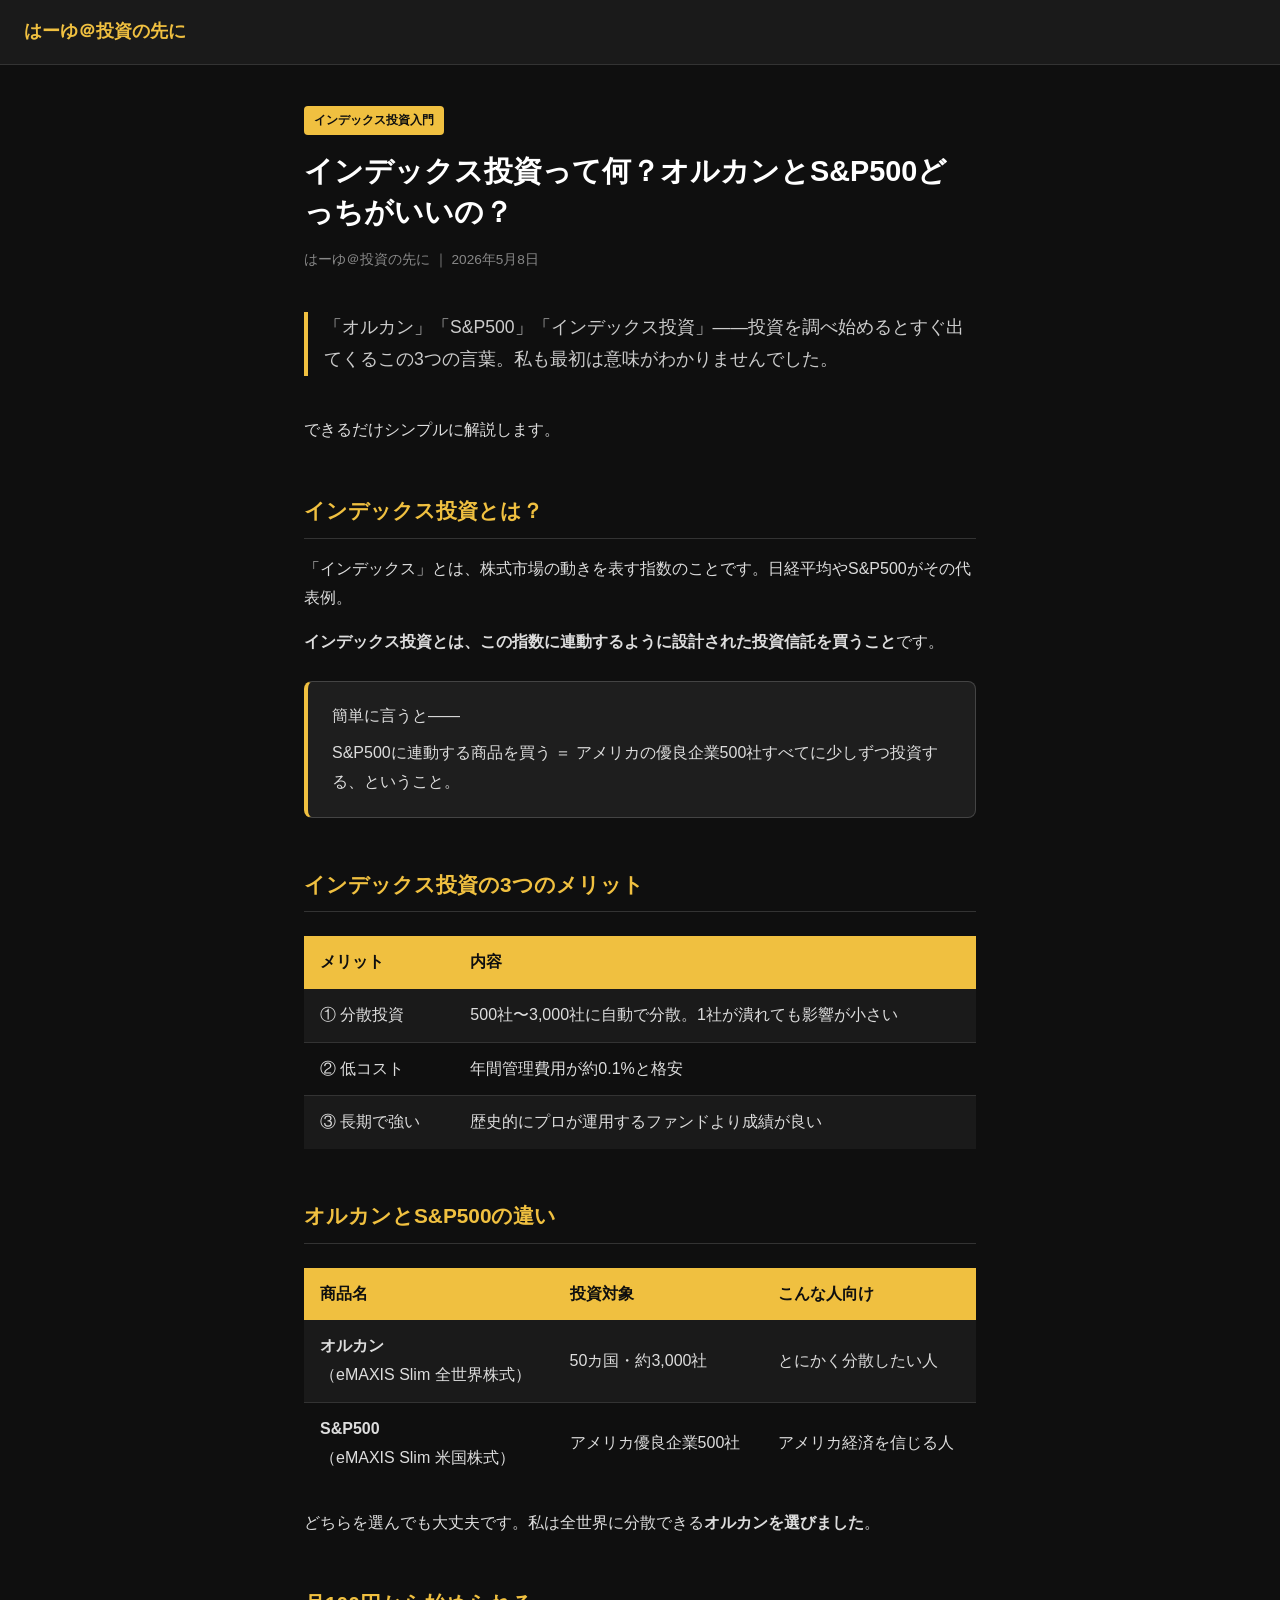
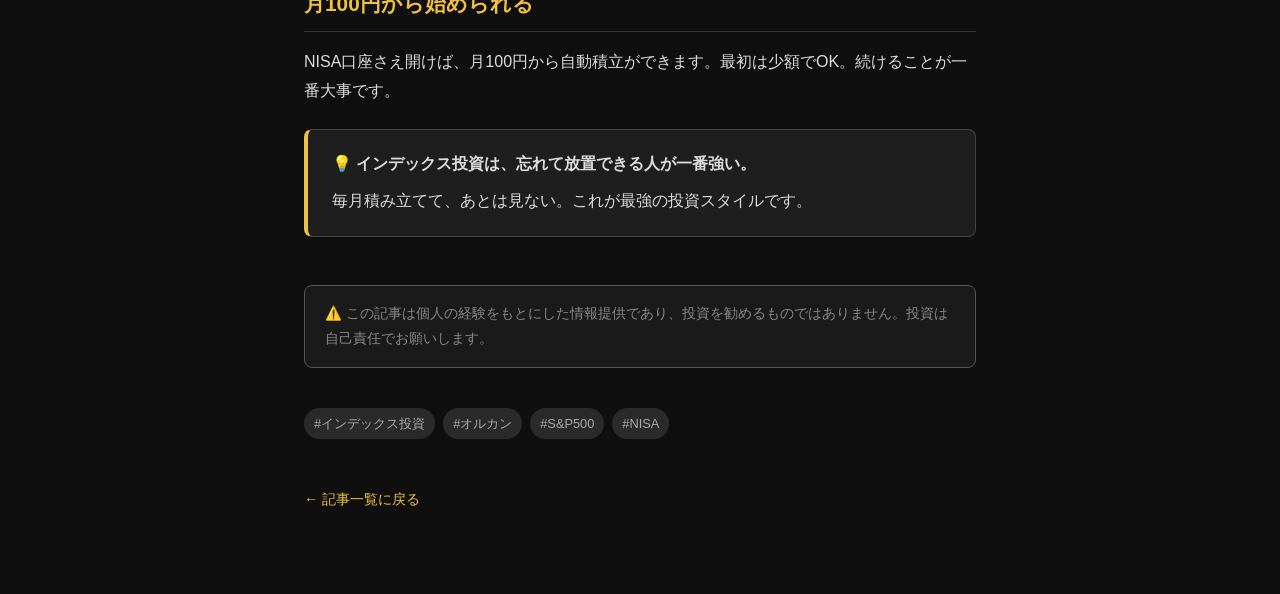
<file: post4.html>
<!DOCTYPE html>
<html lang="ja">
<head>
<!-- Google tag (gtag.js) -->
<script async src="https://www.googletagmanager.com/gtag/js?id=G-LKZKTNM05D"></script>
<script>
  window.dataLayer = window.dataLayer || [];
  function gtag(){dataLayer.push(arguments);}
  gtag('js', new Date());
  gtag('config', 'G-LKZKTNM05D');
</script>

  <meta charset="UTF-8">
  <meta name="viewport" content="width=device-width, initial-scale=1.0">
  <title>インデックス投資って何？オルカンとS&P500どっちがいいの？ | はーゆ＠投資の先に</title>
  <meta name="description" content="インデックス投資とは何か、オルカンとS&P500の違いをわかりやすく解説。初心者がどちらを選べばいいか正直に教えます。">
  <style>
    * { margin: 0; padding: 0; box-sizing: border-box; }
    body {
      font-family: 'Hiragino Sans', 'Noto Sans JP', sans-serif;
      background: #0f0f0f;
      color: #e8e8e8;
      line-height: 1.8;
    }
    header {
      background: #1a1a1a;
      border-bottom: 1px solid #333;
      padding: 16px 24px;
    }
    header a {
      color: #f0c040;
      text-decoration: none;
      font-weight: bold;
      font-size: 1.1rem;
    }
    .container {
      max-width: 720px;
      margin: 0 auto;
      padding: 40px 24px 80px;
    }
    .tag {
      display: inline-block;
      background: #f0c040;
      color: #0f0f0f;
      font-size: 0.75rem;
      font-weight: bold;
      padding: 4px 10px;
      border-radius: 4px;
      margin-bottom: 16px;
    }
    h1 { font-size: 1.8rem; font-weight: bold; line-height: 1.4; margin-bottom: 16px; color: #ffffff; }
    .meta { font-size: 0.85rem; color: #888; margin-bottom: 40px; }
    .lead {
      font-size: 1.1rem; color: #ccc;
      border-left: 4px solid #f0c040;
      padding-left: 16px; margin-bottom: 40px;
    }
    h2 { font-size: 1.3rem; font-weight: bold; color: #f0c040; margin: 48px 0 16px; padding-bottom: 8px; border-bottom: 1px solid #333; }
    p { margin-bottom: 16px; color: #ddd; }
    .point-box {
      background: #1e1e1e; border: 1px solid #444;
      border-left: 4px solid #f0c040; border-radius: 8px;
      padding: 20px 24px; margin: 24px 0;
    }
    .point-box p { margin-bottom: 8px; }
    .point-box p:last-child { margin-bottom: 0; }
    table { width: 100%; border-collapse: collapse; margin: 24px 0; }
    th { background: #f0c040; color: #0f0f0f; padding: 12px 16px; text-align: left; font-weight: bold; }
    td { padding: 12px 16px; border-bottom: 1px solid #333; color: #ddd; }
    tr:last-child td { border-bottom: none; }
    tr:nth-child(even) td { background: #1a1a1a; }
    .warning {
      background: #1a1a1a; border: 1px solid #555;
      border-radius: 8px; padding: 16px 20px;
      font-size: 0.85rem; color: #888; margin-top: 48px;
    }
    .back-link { display: inline-block; margin-top: 40px; color: #f0c040; text-decoration: none; font-size: 0.9rem; }
    .tags { margin-top: 40px; }
    .tags span {
      display: inline-block; background: #2a2a2a; color: #aaa;
      font-size: 0.8rem; padding: 4px 10px; border-radius: 20px;
      margin-right: 8px; margin-bottom: 8px;
    }
  </style>
</head>
<body>

<header>
  <a href="index.html">はーゆ＠投資の先に</a>
</header>

<div class="container">

  <span class="tag">インデックス投資入門</span>
  <h1>インデックス投資って何？オルカンとS&P500どっちがいいの？</h1>
  <p class="meta">はーゆ＠投資の先に ｜ 2026年5月8日</p>

  <p class="lead">「オルカン」「S&P500」「インデックス投資」——投資を調べ始めるとすぐ出てくるこの3つの言葉。私も最初は意味がわかりませんでした。</p>

  <p>できるだけシンプルに解説します。</p>

  <h2>インデックス投資とは？</h2>
  <p>「インデックス」とは、株式市場の動きを表す指数のことです。日経平均やS&P500がその代表例。</p>
  <p><strong>インデックス投資とは、この指数に連動するように設計された投資信託を買うこと</strong>です。</p>
  <div class="point-box">
    <p>簡単に言うと——</p>
    <p>S&P500に連動する商品を買う ＝ アメリカの優良企業500社すべてに少しずつ投資する、ということ。</p>
  </div>

  <h2>インデックス投資の3つのメリット</h2>
  <table>
    <tr>
      <th>メリット</th>
      <th>内容</th>
    </tr>
    <tr>
      <td>① 分散投資</td>
      <td>500社〜3,000社に自動で分散。1社が潰れても影響が小さい</td>
    </tr>
    <tr>
      <td>② 低コスト</td>
      <td>年間管理費用が約0.1%と格安</td>
    </tr>
    <tr>
      <td>③ 長期で強い</td>
      <td>歴史的にプロが運用するファンドより成績が良い</td>
    </tr>
  </table>

  <h2>オルカンとS&P500の違い</h2>
  <table>
    <tr>
      <th>商品名</th>
      <th>投資対象</th>
      <th>こんな人向け</th>
    </tr>
    <tr>
      <td><strong>オルカン</strong><br>（eMAXIS Slim 全世界株式）</td>
      <td>50カ国・約3,000社</td>
      <td>とにかく分散したい人</td>
    </tr>
    <tr>
      <td><strong>S&P500</strong><br>（eMAXIS Slim 米国株式）</td>
      <td>アメリカ優良企業500社</td>
      <td>アメリカ経済を信じる人</td>
    </tr>
  </table>
  <p>どちらを選んでも大丈夫です。私は全世界に分散できる<strong>オルカンを選びました</strong>。</p>

  <h2>月100円から始められる</h2>
  <p>NISA口座さえ開けば、月100円から自動積立ができます。最初は少額でOK。続けることが一番大事です。</p>
  <div class="point-box">
    <p>💡 <strong>インデックス投資は、忘れて放置できる人が一番強い。</strong></p>
    <p>毎月積み立てて、あとは見ない。これが最強の投資スタイルです。</p>
  </div>

  <div class="warning">
    ⚠️ この記事は個人の経験をもとにした情報提供であり、投資を勧めるものではありません。投資は自己責任でお願いします。
  </div>

  <div class="tags">
    <span>#インデックス投資</span><span>#オルカン</span><span>#S&P500</span><span>#NISA</span>
  </div>

  <a class="back-link" href="index.html">← 記事一覧に戻る</a>

</div>
</body>
</html>
</file>
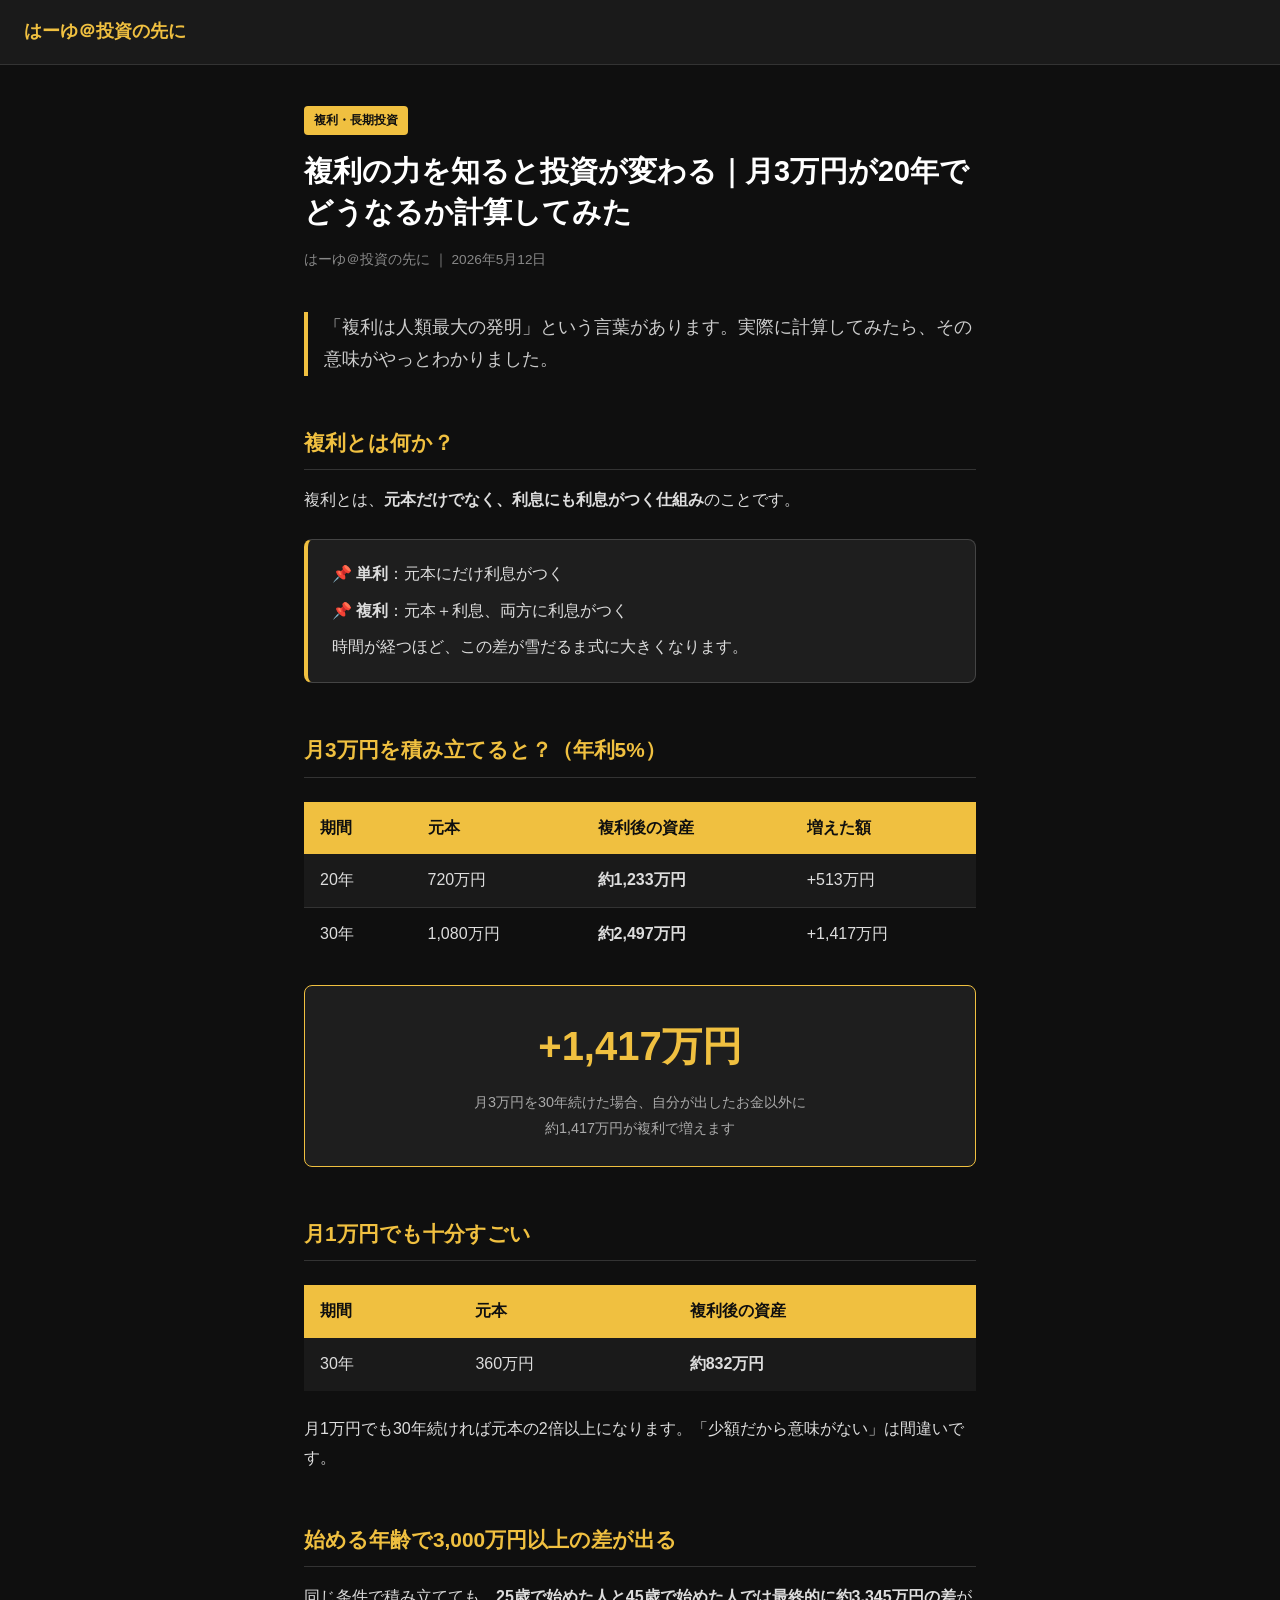
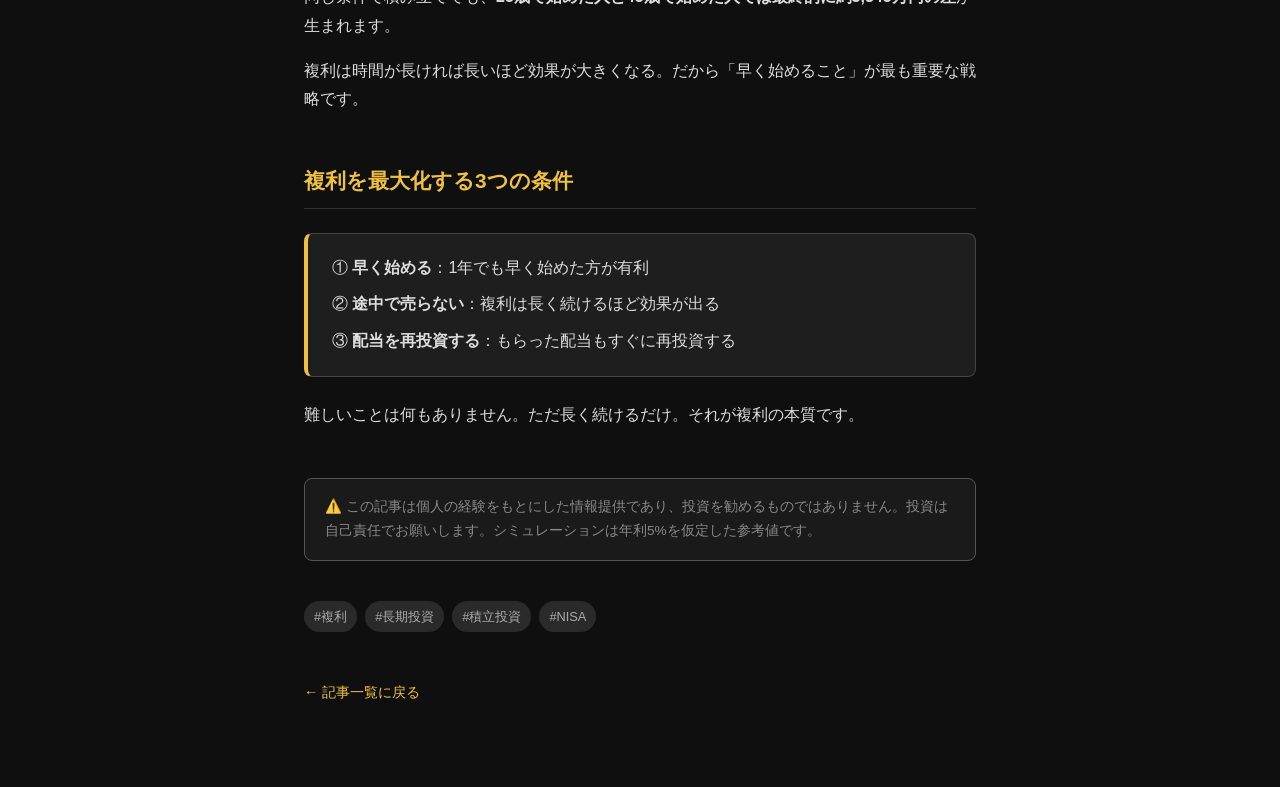
<file: post5.html>
<!DOCTYPE html>
<html lang="ja">
<head>
<!-- Google tag (gtag.js) -->
<script async src="https://www.googletagmanager.com/gtag/js?id=G-LKZKTNM05D"></script>
<script>
  window.dataLayer = window.dataLayer || [];
  function gtag(){dataLayer.push(arguments);}
  gtag('js', new Date());
  gtag('config', 'G-LKZKTNM05D');
</script>

  <meta charset="UTF-8">
  <meta name="viewport" content="width=device-width, initial-scale=1.0">
  <title>複利の力を知ると投資が変わる｜月3万円が20年でどうなるか計算してみた | はーゆ＠投資の先に</title>
  <meta name="description" content="複利の力を理解すると投資への考え方が変わります。月3万円を20年・30年積み立てるとどうなるか、実際に計算してみました。">
  <style>
    * { margin: 0; padding: 0; box-sizing: border-box; }
    body {
      font-family: 'Hiragino Sans', 'Noto Sans JP', sans-serif;
      background: #0f0f0f;
      color: #e8e8e8;
      line-height: 1.8;
    }
    header {
      background: #1a1a1a;
      border-bottom: 1px solid #333;
      padding: 16px 24px;
    }
    header a {
      color: #f0c040;
      text-decoration: none;
      font-weight: bold;
      font-size: 1.1rem;
    }
    .container {
      max-width: 720px;
      margin: 0 auto;
      padding: 40px 24px 80px;
    }
    .tag {
      display: inline-block;
      background: #f0c040;
      color: #0f0f0f;
      font-size: 0.75rem;
      font-weight: bold;
      padding: 4px 10px;
      border-radius: 4px;
      margin-bottom: 16px;
    }
    h1 { font-size: 1.8rem; font-weight: bold; line-height: 1.4; margin-bottom: 16px; color: #ffffff; }
    .meta { font-size: 0.85rem; color: #888; margin-bottom: 40px; }
    .lead {
      font-size: 1.1rem; color: #ccc;
      border-left: 4px solid #f0c040;
      padding-left: 16px; margin-bottom: 40px;
    }
    h2 { font-size: 1.3rem; font-weight: bold; color: #f0c040; margin: 48px 0 16px; padding-bottom: 8px; border-bottom: 1px solid #333; }
    p { margin-bottom: 16px; color: #ddd; }
    .point-box {
      background: #1e1e1e; border: 1px solid #444;
      border-left: 4px solid #f0c040; border-radius: 8px;
      padding: 20px 24px; margin: 24px 0;
    }
    .point-box p { margin-bottom: 8px; }
    .point-box p:last-child { margin-bottom: 0; }
    table { width: 100%; border-collapse: collapse; margin: 24px 0; }
    th { background: #f0c040; color: #0f0f0f; padding: 12px 16px; text-align: left; font-weight: bold; }
    td { padding: 12px 16px; border-bottom: 1px solid #333; color: #ddd; }
    tr:last-child td { border-bottom: none; }
    tr:nth-child(even) td { background: #1a1a1a; }
    .highlight {
      background: #1e1e1e;
      border: 1px solid #f0c040;
      border-radius: 8px;
      padding: 24px;
      margin: 24px 0;
      text-align: center;
    }
    .highlight .num {
      font-size: 2.5rem;
      font-weight: bold;
      color: #f0c040;
    }
    .highlight p { color: #aaa; font-size: 0.9rem; margin-top: 8px; margin-bottom: 0; }
    .warning {
      background: #1a1a1a; border: 1px solid #555;
      border-radius: 8px; padding: 16px 20px;
      font-size: 0.85rem; color: #888; margin-top: 48px;
    }
    .back-link { display: inline-block; margin-top: 40px; color: #f0c040; text-decoration: none; font-size: 0.9rem; }
    .tags { margin-top: 40px; }
    .tags span {
      display: inline-block; background: #2a2a2a; color: #aaa;
      font-size: 0.8rem; padding: 4px 10px; border-radius: 20px;
      margin-right: 8px; margin-bottom: 8px;
    }
  </style>
</head>
<body>

<header>
  <a href="index.html">はーゆ＠投資の先に</a>
</header>

<div class="container">

  <span class="tag">複利・長期投資</span>
  <h1>複利の力を知ると投資が変わる｜月3万円が20年でどうなるか計算してみた</h1>
  <p class="meta">はーゆ＠投資の先に ｜ 2026年5月12日</p>

  <p class="lead">「複利は人類最大の発明」という言葉があります。実際に計算してみたら、その意味がやっとわかりました。</p>

  <h2>複利とは何か？</h2>
  <p>複利とは、<strong>元本だけでなく、利息にも利息がつく仕組み</strong>のことです。</p>
  <div class="point-box">
    <p>📌 <strong>単利</strong>：元本にだけ利息がつく</p>
    <p>📌 <strong>複利</strong>：元本＋利息、両方に利息がつく</p>
    <p>時間が経つほど、この差が雪だるま式に大きくなります。</p>
  </div>

  <h2>月3万円を積み立てると？（年利5%）</h2>
  <table>
    <tr>
      <th>期間</th>
      <th>元本</th>
      <th>複利後の資産</th>
      <th>増えた額</th>
    </tr>
    <tr>
      <td>20年</td>
      <td>720万円</td>
      <td><strong>約1,233万円</strong></td>
      <td>+513万円</td>
    </tr>
    <tr>
      <td>30年</td>
      <td>1,080万円</td>
      <td><strong>約2,497万円</strong></td>
      <td>+1,417万円</td>
    </tr>
  </table>

  <div class="highlight">
    <div class="num">+1,417万円</div>
    <p>月3万円を30年続けた場合、自分が出したお金以外に<br>約1,417万円が複利で増えます</p>
  </div>

  <h2>月1万円でも十分すごい</h2>
  <table>
    <tr>
      <th>期間</th>
      <th>元本</th>
      <th>複利後の資産</th>
    </tr>
    <tr>
      <td>30年</td>
      <td>360万円</td>
      <td><strong>約832万円</strong></td>
    </tr>
  </table>
  <p>月1万円でも30年続ければ元本の2倍以上になります。「少額だから意味がない」は間違いです。</p>

  <h2>始める年齢で3,000万円以上の差が出る</h2>
  <p>同じ条件で積み立てても、<strong>25歳で始めた人と45歳で始めた人では最終的に約3,345万円の差</strong>が生まれます。</p>
  <p>複利は時間が長ければ長いほど効果が大きくなる。だから「早く始めること」が最も重要な戦略です。</p>

  <h2>複利を最大化する3つの条件</h2>
  <div class="point-box">
    <p>① <strong>早く始める</strong>：1年でも早く始めた方が有利</p>
    <p>② <strong>途中で売らない</strong>：複利は長く続けるほど効果が出る</p>
    <p>③ <strong>配当を再投資する</strong>：もらった配当もすぐに再投資する</p>
  </div>

  <p>難しいことは何もありません。ただ長く続けるだけ。それが複利の本質です。</p>

  <div class="warning">
    ⚠️ この記事は個人の経験をもとにした情報提供であり、投資を勧めるものではありません。投資は自己責任でお願いします。シミュレーションは年利5%を仮定した参考値です。
  </div>

  <div class="tags">
    <span>#複利</span><span>#長期投資</span><span>#積立投資</span><span>#NISA</span>
  </div>

  <a class="back-link" href="index.html">← 記事一覧に戻る</a>

</div>
</body>
</html>
</file>
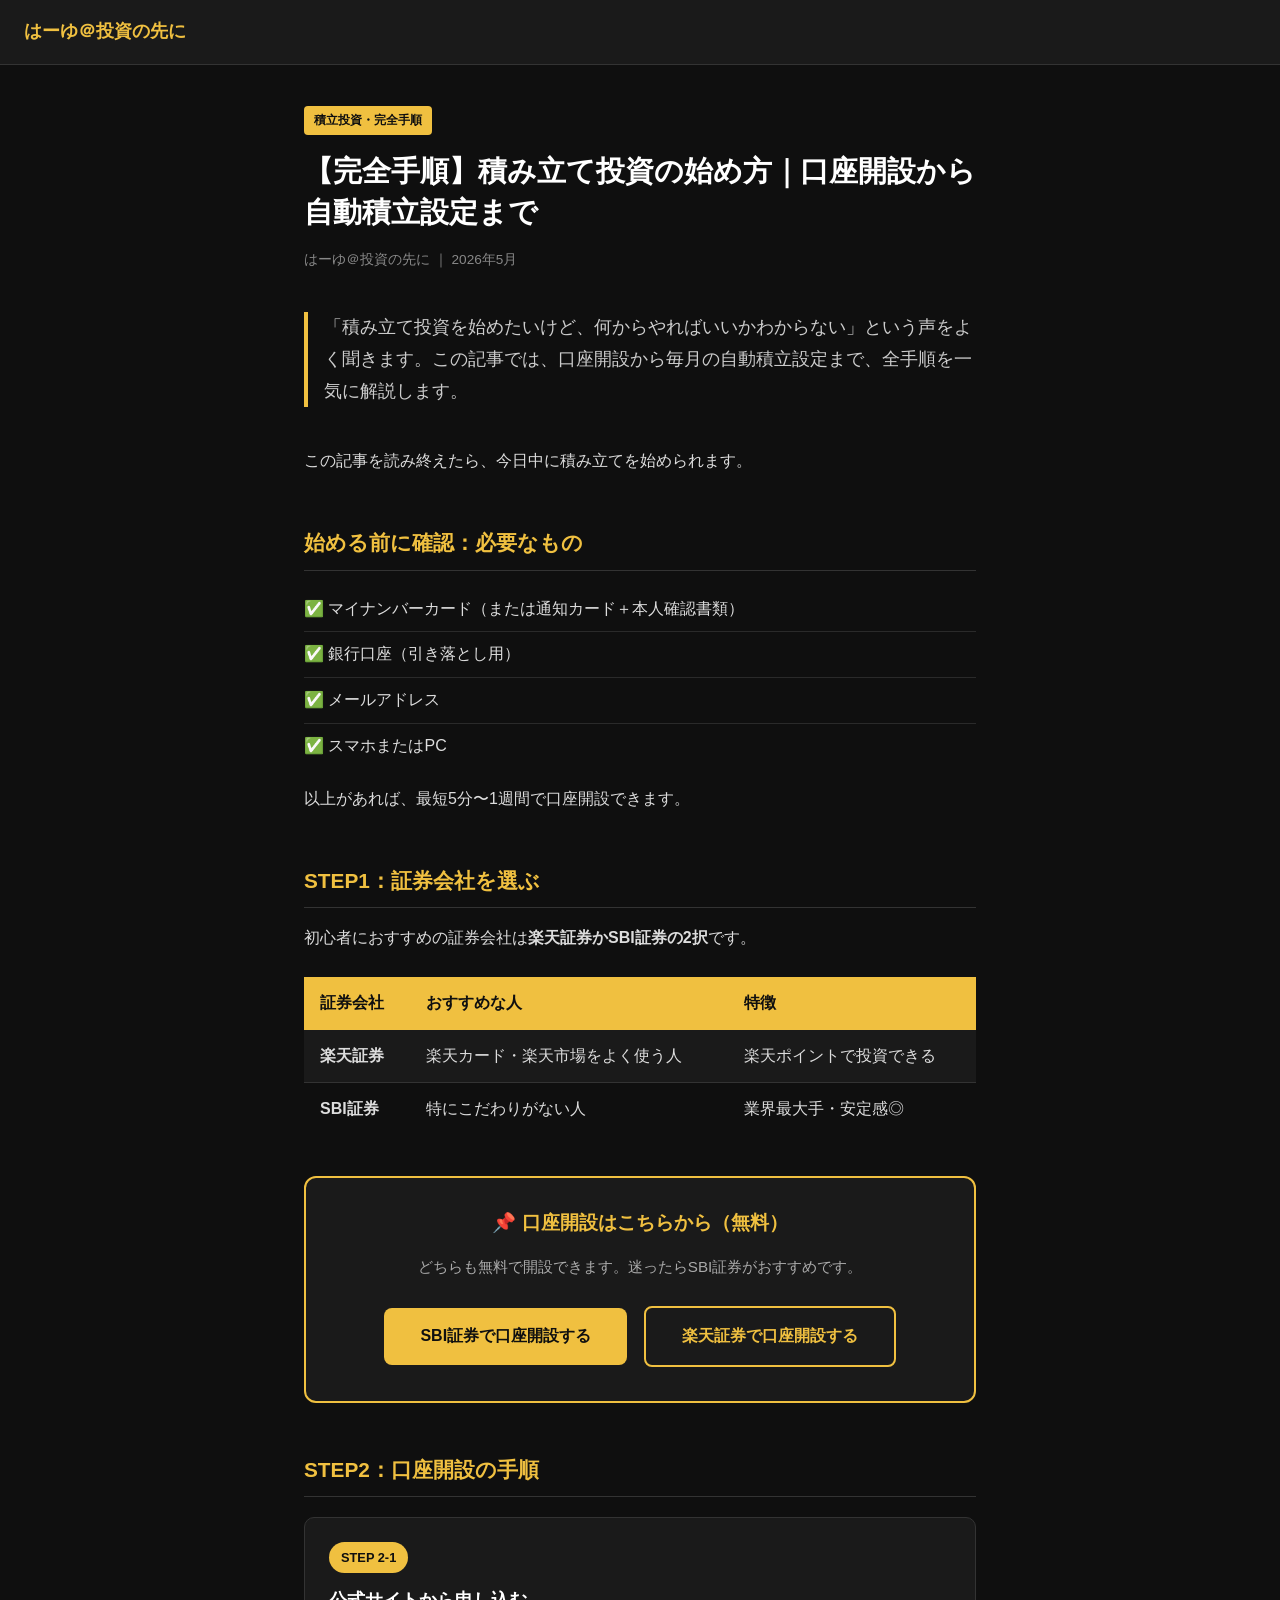
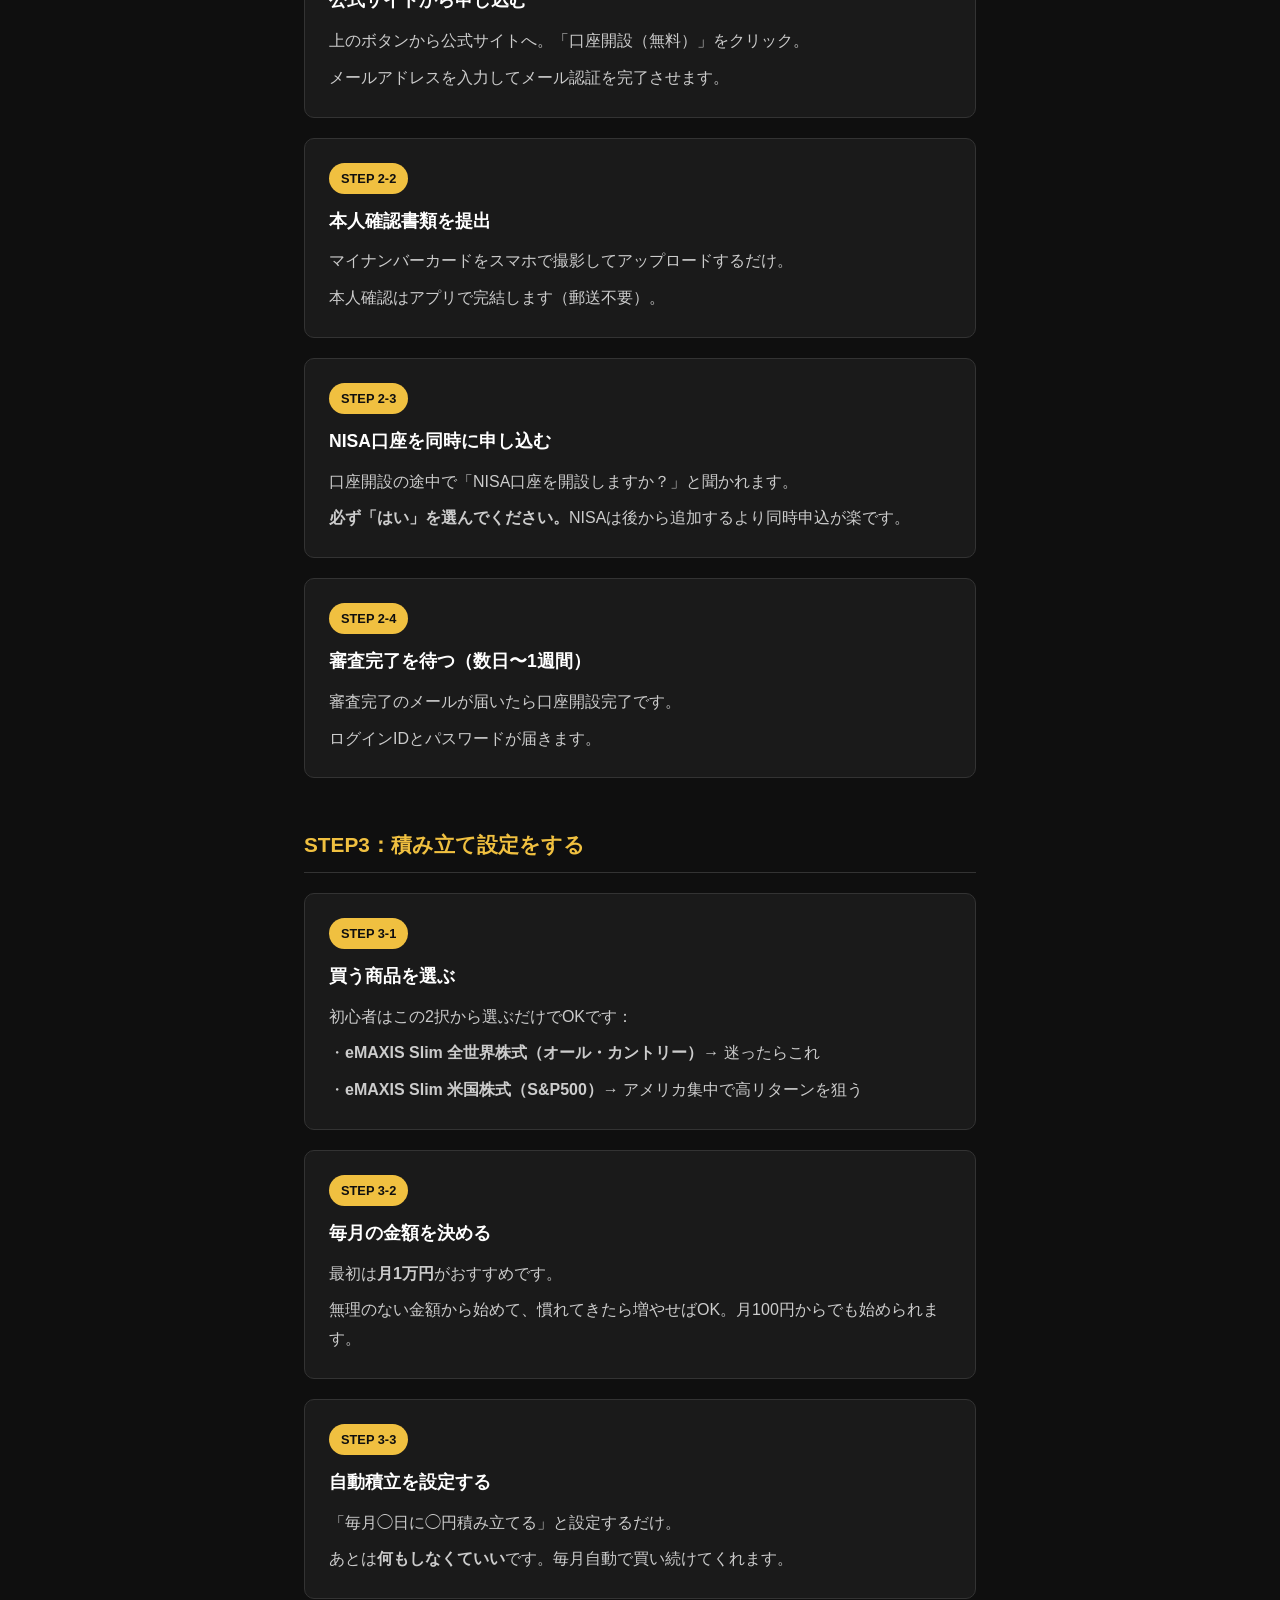
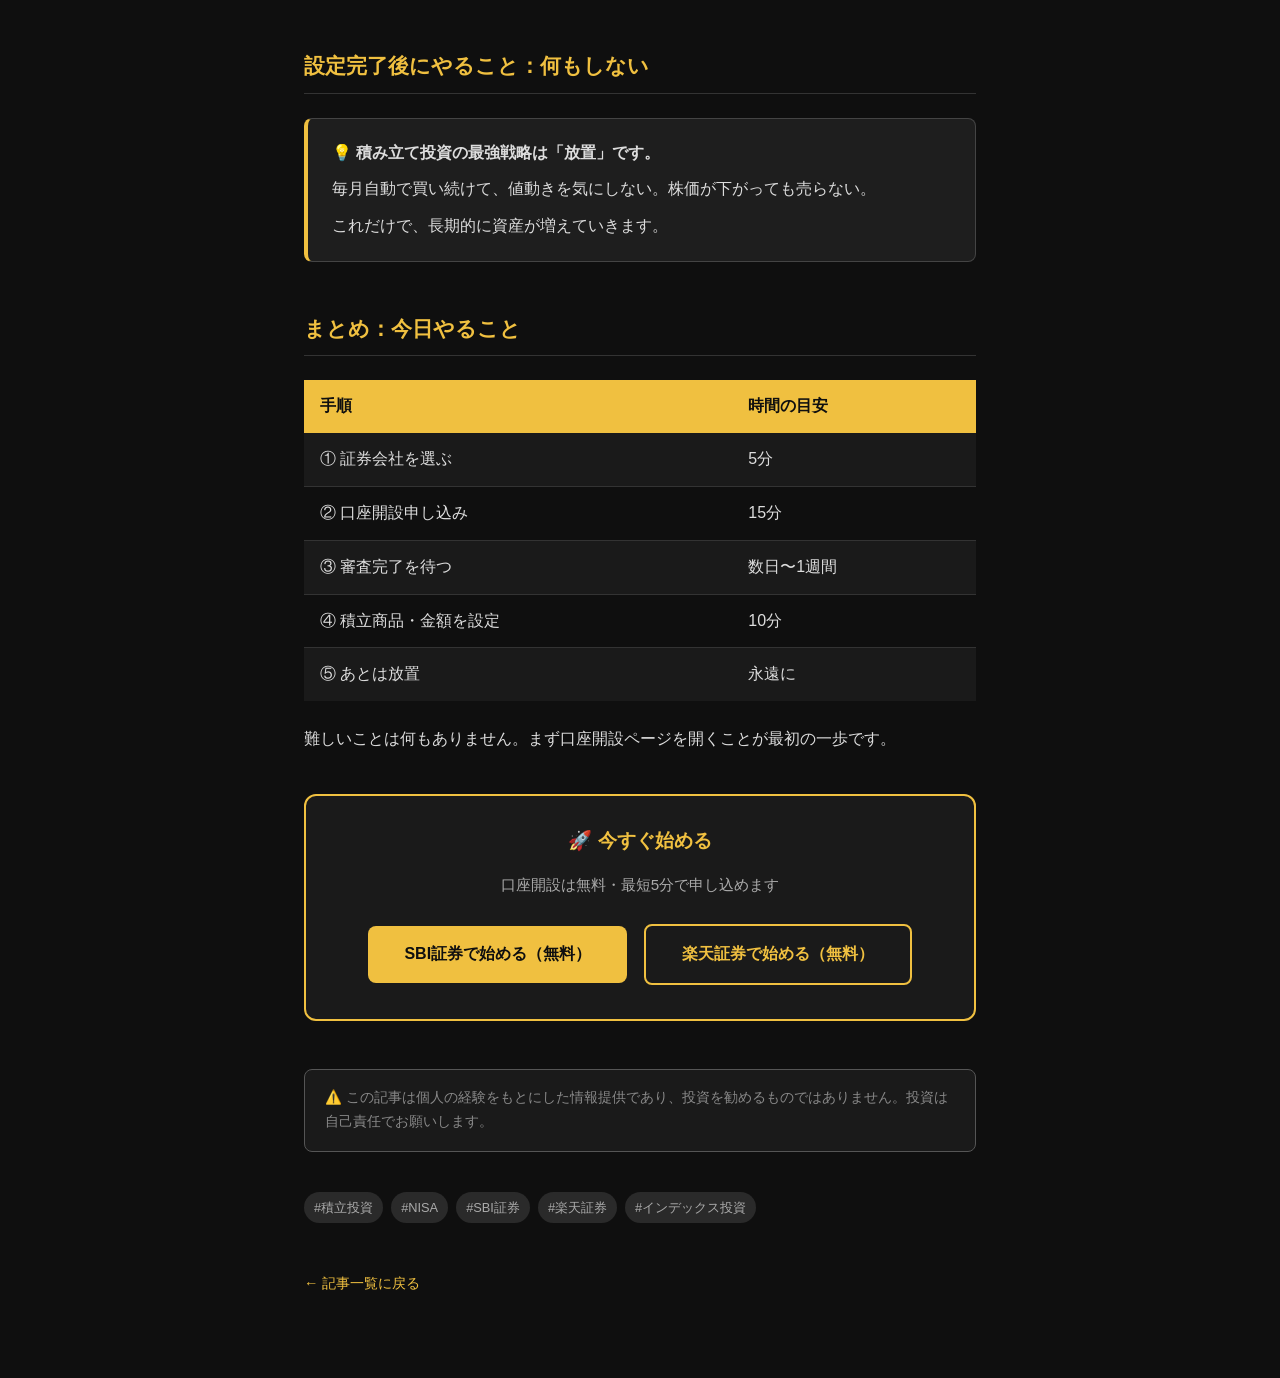
<file: post6.html>
<!DOCTYPE html>
<html lang="ja">
<head>
<!-- Google tag (gtag.js) -->
<script async src="https://www.googletagmanager.com/gtag/js?id=G-LKZKTNM05D"></script>
<script>
  window.dataLayer = window.dataLayer || [];
  function gtag(){dataLayer.push(arguments);}
  gtag('js', new Date());
  gtag('config', 'G-LKZKTNM05D');
</script>

  <meta charset="UTF-8">
  <meta name="viewport" content="width=device-width, initial-scale=1.0">
  <title>【完全手順】積み立て投資の始め方｜口座開設から自動積立設定まで | はーゆ＠投資の先に</title>
  <meta name="description" content="積み立て投資の始め方を完全解説。証券口座の開設から毎月の自動積立設定まで、初心者でも迷わずできる手順をステップ別にまとめました。">
  <style>
    * { margin: 0; padding: 0; box-sizing: border-box; }
    body {
      font-family: 'Hiragino Sans', 'Noto Sans JP', sans-serif;
      background: #0f0f0f;
      color: #e8e8e8;
      line-height: 1.8;
    }
    header {
      background: #1a1a1a;
      border-bottom: 1px solid #333;
      padding: 16px 24px;
    }
    header a {
      color: #f0c040;
      text-decoration: none;
      font-weight: bold;
      font-size: 1.1rem;
    }
    .container {
      max-width: 720px;
      margin: 0 auto;
      padding: 40px 24px 80px;
    }
    .tag {
      display: inline-block;
      background: #f0c040;
      color: #0f0f0f;
      font-size: 0.75rem;
      font-weight: bold;
      padding: 4px 10px;
      border-radius: 4px;
      margin-bottom: 16px;
    }
    h1 { font-size: 1.8rem; font-weight: bold; line-height: 1.4; margin-bottom: 16px; color: #ffffff; }
    .meta { font-size: 0.85rem; color: #888; margin-bottom: 40px; }
    .lead {
      font-size: 1.1rem; color: #ccc;
      border-left: 4px solid #f0c040;
      padding-left: 16px; margin-bottom: 40px;
    }
    h2 { font-size: 1.3rem; font-weight: bold; color: #f0c040; margin: 48px 0 16px; padding-bottom: 8px; border-bottom: 1px solid #333; }
    p { margin-bottom: 16px; color: #ddd; }
    .step-box {
      background: #1a1a1a;
      border: 1px solid #333;
      border-radius: 10px;
      padding: 24px;
      margin: 20px 0;
      position: relative;
    }
    .step-number {
      display: inline-block;
      background: #f0c040;
      color: #0f0f0f;
      font-size: 0.8rem;
      font-weight: bold;
      padding: 4px 12px;
      border-radius: 20px;
      margin-bottom: 12px;
    }
    .step-box h3 {
      font-size: 1.1rem;
      color: #ffffff;
      margin-bottom: 10px;
    }
    .step-box p { color: #ccc; margin-bottom: 8px; }
    .step-box p:last-child { margin-bottom: 0; }
    .point-box {
      background: #1e1e1e; border: 1px solid #444;
      border-left: 4px solid #f0c040; border-radius: 8px;
      padding: 20px 24px; margin: 24px 0;
    }
    .point-box p { margin-bottom: 8px; }
    .point-box p:last-child { margin-bottom: 0; }
    table { width: 100%; border-collapse: collapse; margin: 24px 0; }
    th { background: #f0c040; color: #0f0f0f; padding: 12px 16px; text-align: left; font-weight: bold; }
    td { padding: 12px 16px; border-bottom: 1px solid #333; color: #ddd; }
    tr:last-child td { border-bottom: none; }
    tr:nth-child(even) td { background: #1a1a1a; }
    .affiliate-box {
      background: #1a1a1a;
      border: 2px solid #f0c040;
      border-radius: 12px;
      padding: 28px;
      margin: 40px 0;
      text-align: center;
    }
    .affiliate-box h3 {
      font-size: 1.2rem;
      color: #f0c040;
      margin-bottom: 12px;
    }
    .affiliate-box p { color: #aaa; margin-bottom: 20px; font-size: 0.95rem; }
    .affiliate-btn {
      display: inline-block;
      background: #f0c040;
      color: #0f0f0f;
      padding: 14px 36px;
      border-radius: 8px;
      text-decoration: none;
      font-weight: bold;
      font-size: 1rem;
      margin: 6px;
    }
    .affiliate-btn:hover { opacity: 0.85; }
    .affiliate-btn.secondary {
      background: transparent;
      color: #f0c040;
      border: 2px solid #f0c040;
    }
    .warning {
      background: #1a1a1a; border: 1px solid #555;
      border-radius: 8px; padding: 16px 20px;
      font-size: 0.85rem; color: #888; margin-top: 48px;
    }
    .back-link { display: inline-block; margin-top: 40px; color: #f0c040; text-decoration: none; font-size: 0.9rem; }
    .tags { margin-top: 40px; }
    .tags span {
      display: inline-block; background: #2a2a2a; color: #aaa;
      font-size: 0.8rem; padding: 4px 10px; border-radius: 20px;
      margin-right: 8px; margin-bottom: 8px;
    }
    .check-list { list-style: none; padding: 0; margin: 16px 0; }
    .check-list li {
      padding: 8px 0;
      color: #ddd;
      border-bottom: 1px solid #2a2a2a;
    }
    .check-list li:last-child { border-bottom: none; }
    .check-list li::before { content: "✅ "; }
  </style>
</head>
<body>

<header>
  <a href="index.html">はーゆ＠投資の先に</a>
</header>

<div class="container">

  <span class="tag">積立投資・完全手順</span>
  <h1>【完全手順】積み立て投資の始め方｜口座開設から自動積立設定まで</h1>
  <p class="meta">はーゆ＠投資の先に ｜ 2026年5月</p>

  <p class="lead">「積み立て投資を始めたいけど、何からやればいいかわからない」という声をよく聞きます。この記事では、口座開設から毎月の自動積立設定まで、全手順を一気に解説します。</p>

  <p>この記事を読み終えたら、今日中に積み立てを始められます。</p>

  <h2>始める前に確認：必要なもの</h2>
  <ul class="check-list">
    <li>マイナンバーカード（または通知カード＋本人確認書類）</li>
    <li>銀行口座（引き落とし用）</li>
    <li>メールアドレス</li>
    <li>スマホまたはPC</li>
  </ul>
  <p>以上があれば、最短5分〜1週間で口座開設できます。</p>

  <h2>STEP1：証券会社を選ぶ</h2>
  <p>初心者におすすめの証券会社は<strong>楽天証券かSBI証券の2択</strong>です。</p>
  <table>
    <tr>
      <th>証券会社</th>
      <th>おすすめな人</th>
      <th>特徴</th>
    </tr>
    <tr>
      <td><strong>楽天証券</strong></td>
      <td>楽天カード・楽天市場をよく使う人</td>
      <td>楽天ポイントで投資できる</td>
    </tr>
    <tr>
      <td><strong>SBI証券</strong></td>
      <td>特にこだわりがない人</td>
      <td>業界最大手・安定感◎</td>
    </tr>
  </table>

  <!-- アフィリエイトリンク設置エリア -->
  <div class="affiliate-box">
    <h3>📌 口座開設はこちらから（無料）</h3>
    <p>どちらも無料で開設できます。迷ったらSBI証券がおすすめです。</p>
    <a href="アフィリエイトリンクをここに貼る" class="affiliate-btn">SBI証券で口座開設する</a>
    <a href="アフィリエイトリンクをここに貼る" class="affiliate-btn secondary">楽天証券で口座開設する</a>
  </div>

  <h2>STEP2：口座開設の手順</h2>

  <div class="step-box">
    <span class="step-number">STEP 2-1</span>
    <h3>公式サイトから申し込む</h3>
    <p>上のボタンから公式サイトへ。「口座開設（無料）」をクリック。</p>
    <p>メールアドレスを入力してメール認証を完了させます。</p>
  </div>

  <div class="step-box">
    <span class="step-number">STEP 2-2</span>
    <h3>本人確認書類を提出</h3>
    <p>マイナンバーカードをスマホで撮影してアップロードするだけ。</p>
    <p>本人確認はアプリで完結します（郵送不要）。</p>
  </div>

  <div class="step-box">
    <span class="step-number">STEP 2-3</span>
    <h3>NISA口座を同時に申し込む</h3>
    <p>口座開設の途中で「NISA口座を開設しますか？」と聞かれます。</p>
    <p><strong>必ず「はい」を選んでください。</strong>NISAは後から追加するより同時申込が楽です。</p>
  </div>

  <div class="step-box">
    <span class="step-number">STEP 2-4</span>
    <h3>審査完了を待つ（数日〜1週間）</h3>
    <p>審査完了のメールが届いたら口座開設完了です。</p>
    <p>ログインIDとパスワードが届きます。</p>
  </div>

  <h2>STEP3：積み立て設定をする</h2>

  <div class="step-box">
    <span class="step-number">STEP 3-1</span>
    <h3>買う商品を選ぶ</h3>
    <p>初心者はこの2択から選ぶだけでOKです：</p>
    <p>・<strong>eMAXIS Slim 全世界株式（オール・カントリー）</strong>→ 迷ったらこれ</p>
    <p>・<strong>eMAXIS Slim 米国株式（S&P500）</strong>→ アメリカ集中で高リターンを狙う</p>
  </div>

  <div class="step-box">
    <span class="step-number">STEP 3-2</span>
    <h3>毎月の金額を決める</h3>
    <p>最初は<strong>月1万円</strong>がおすすめです。</p>
    <p>無理のない金額から始めて、慣れてきたら増やせばOK。月100円からでも始められます。</p>
  </div>

  <div class="step-box">
    <span class="step-number">STEP 3-3</span>
    <h3>自動積立を設定する</h3>
    <p>「毎月◯日に◯円積み立てる」と設定するだけ。</p>
    <p>あとは<strong>何もしなくていい</strong>です。毎月自動で買い続けてくれます。</p>
  </div>

  <h2>設定完了後にやること：何もしない</h2>
  <div class="point-box">
    <p>💡 <strong>積み立て投資の最強戦略は「放置」です。</strong></p>
    <p>毎月自動で買い続けて、値動きを気にしない。株価が下がっても売らない。</p>
    <p>これだけで、長期的に資産が増えていきます。</p>
  </div>

  <h2>まとめ：今日やること</h2>
  <table>
    <tr>
      <th>手順</th>
      <th>時間の目安</th>
    </tr>
    <tr>
      <td>① 証券会社を選ぶ</td>
      <td>5分</td>
    </tr>
    <tr>
      <td>② 口座開設申し込み</td>
      <td>15分</td>
    </tr>
    <tr>
      <td>③ 審査完了を待つ</td>
      <td>数日〜1週間</td>
    </tr>
    <tr>
      <td>④ 積立商品・金額を設定</td>
      <td>10分</td>
    </tr>
    <tr>
      <td>⑤ あとは放置</td>
      <td>永遠に</td>
    </tr>
  </table>

  <p>難しいことは何もありません。まず口座開設ページを開くことが最初の一歩です。</p>

  <!-- アフィリエイトリンク（記事末尾） -->
  <div class="affiliate-box">
    <h3>🚀 今すぐ始める</h3>
    <p>口座開設は無料・最短5分で申し込めます</p>
    <a href="アフィリエイトリンクをここに貼る" class="affiliate-btn">SBI証券で始める（無料）</a>
    <a href="アフィリエイトリンクをここに貼る" class="affiliate-btn secondary">楽天証券で始める（無料）</a>
  </div>

  <div class="warning">
    ⚠️ この記事は個人の経験をもとにした情報提供であり、投資を勧めるものではありません。投資は自己責任でお願いします。
  </div>

  <div class="tags">
    <span>#積立投資</span><span>#NISA</span><span>#SBI証券</span><span>#楽天証券</span><span>#インデックス投資</span>
  </div>

  <a class="back-link" href="index.html">← 記事一覧に戻る</a>

</div>
</body>
</html>
</file>
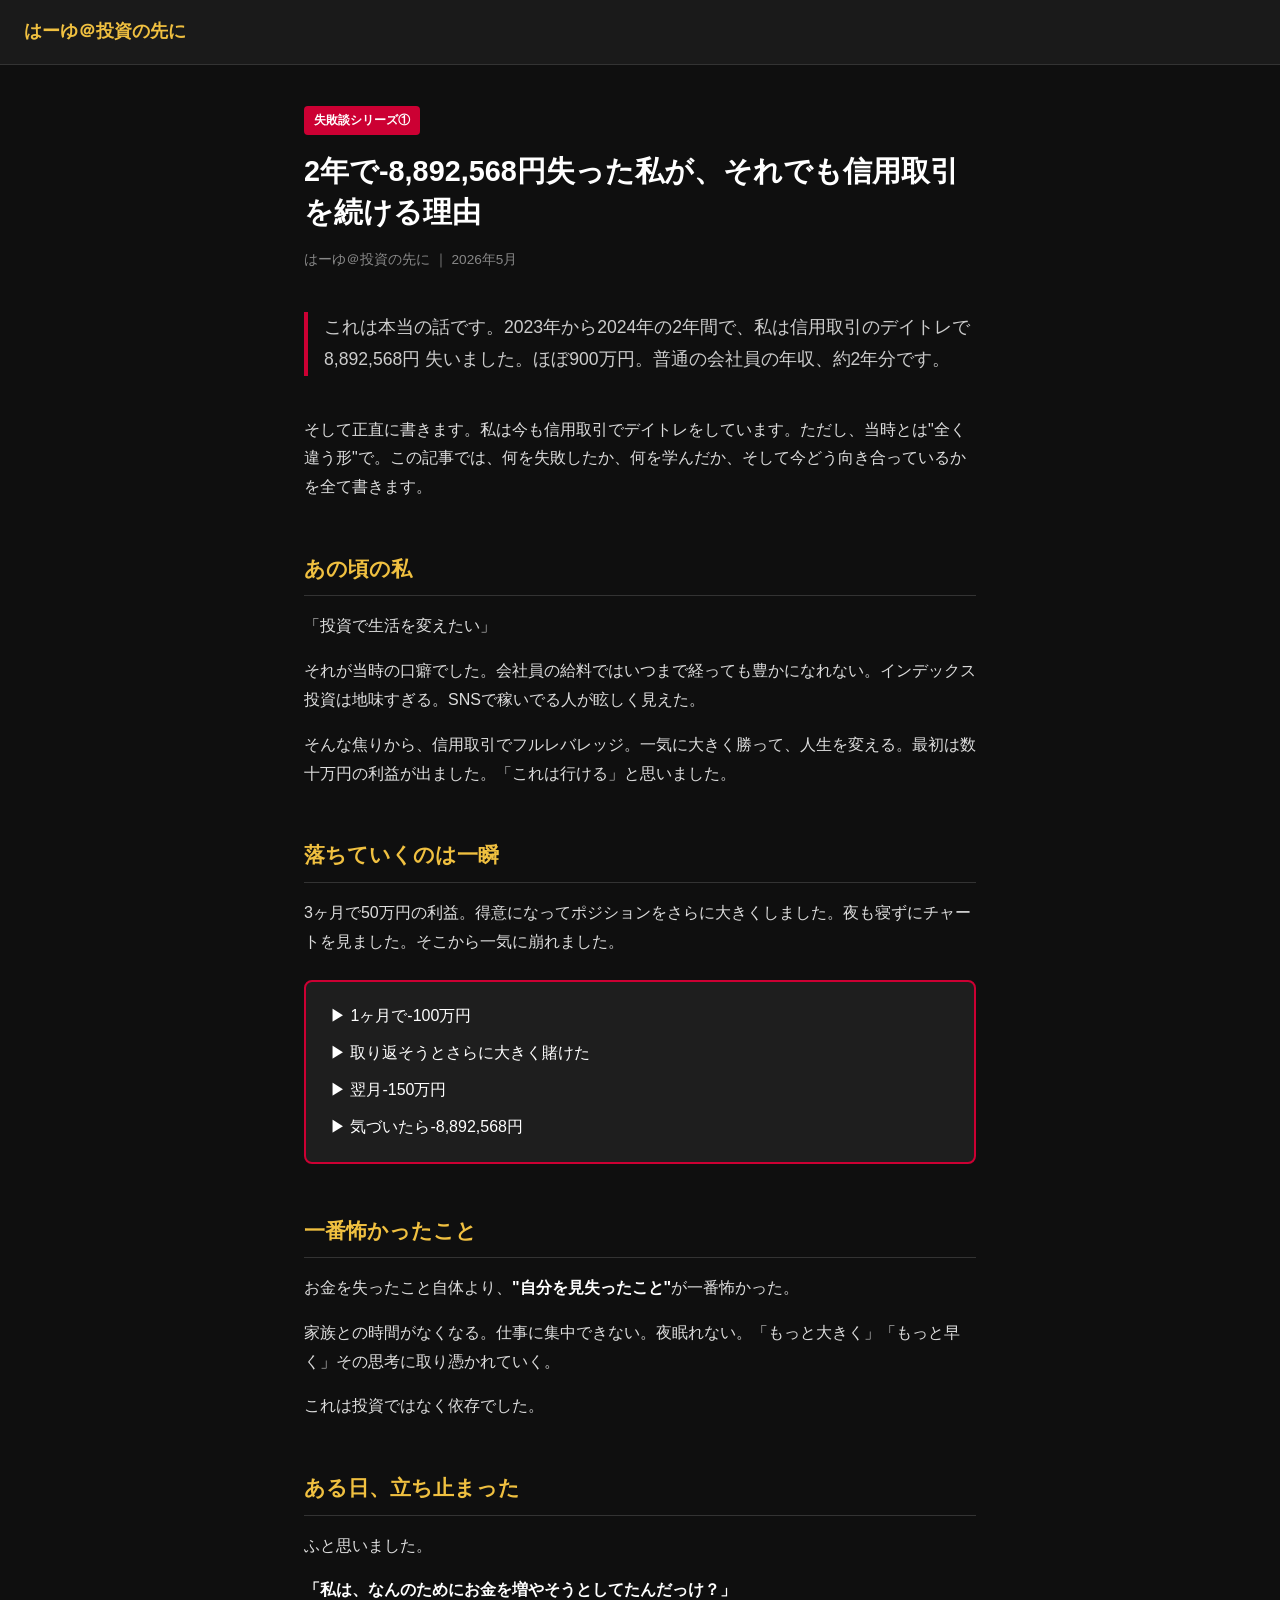
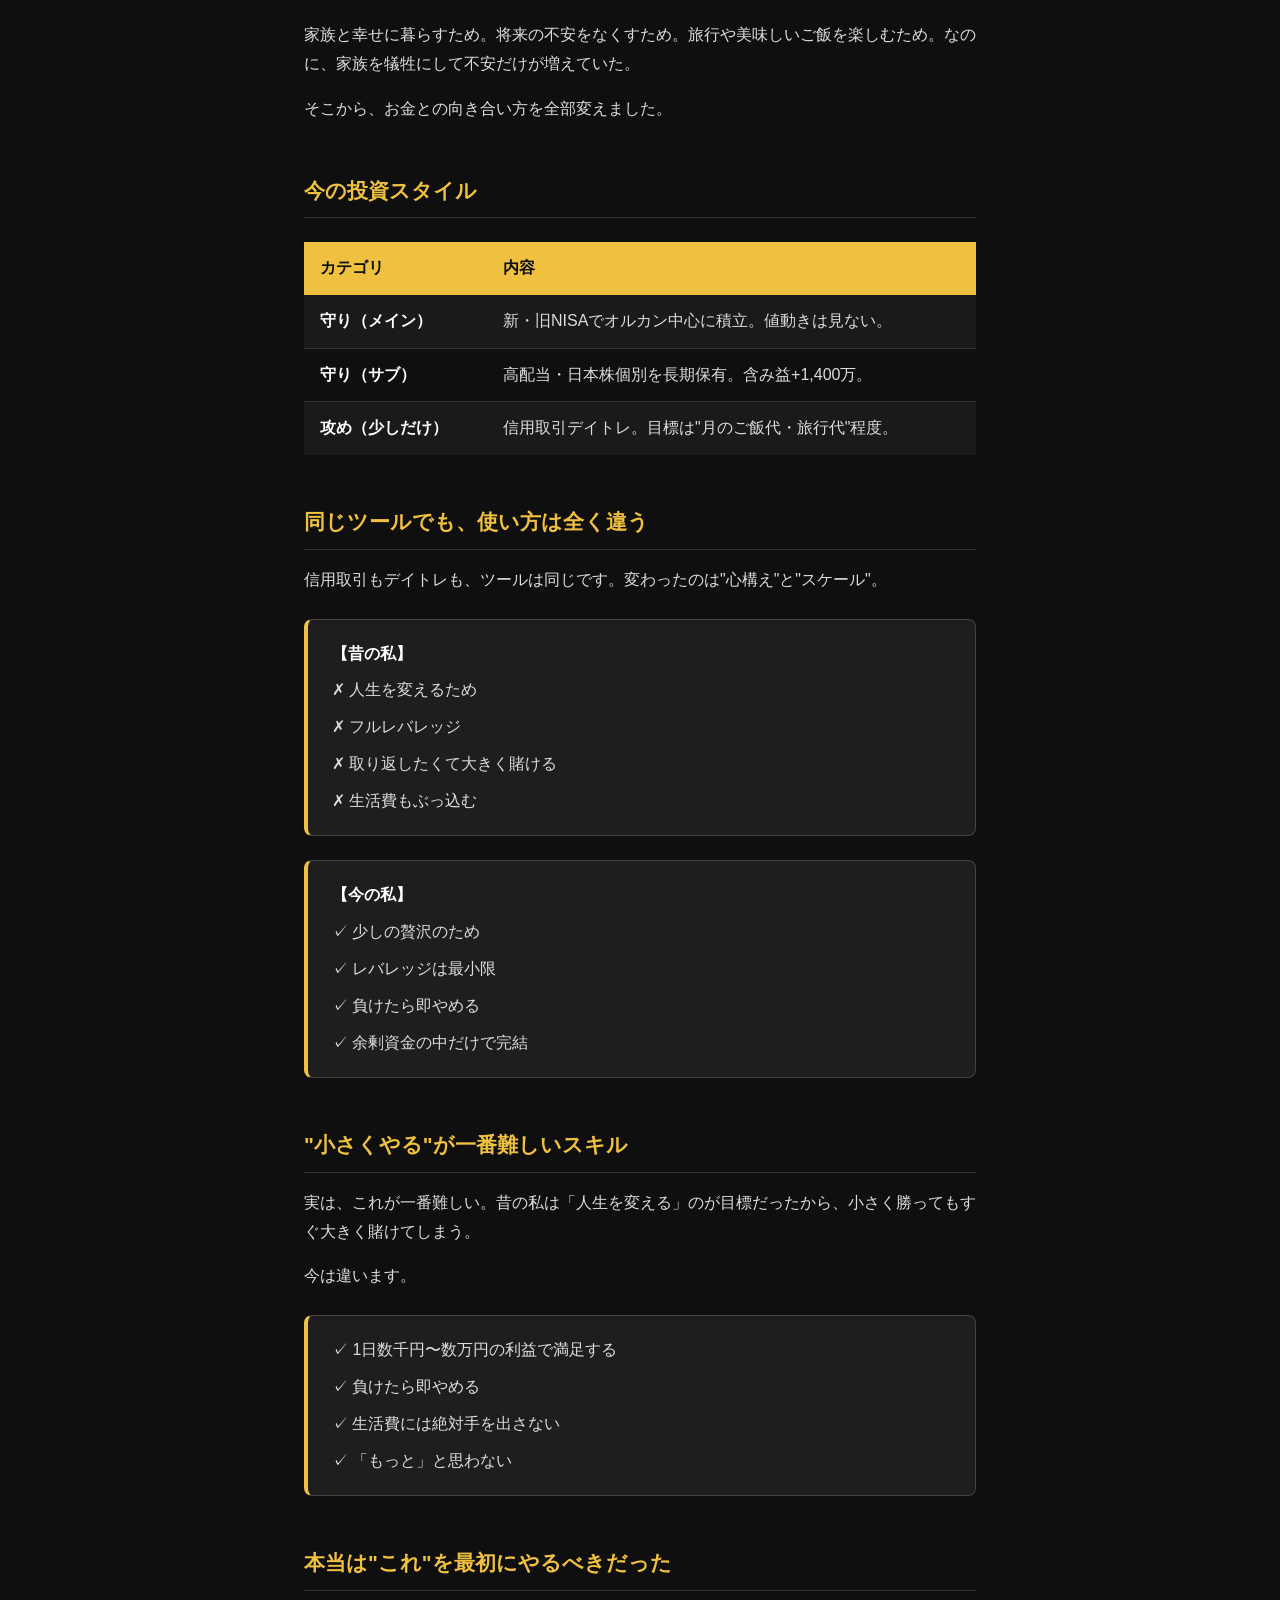
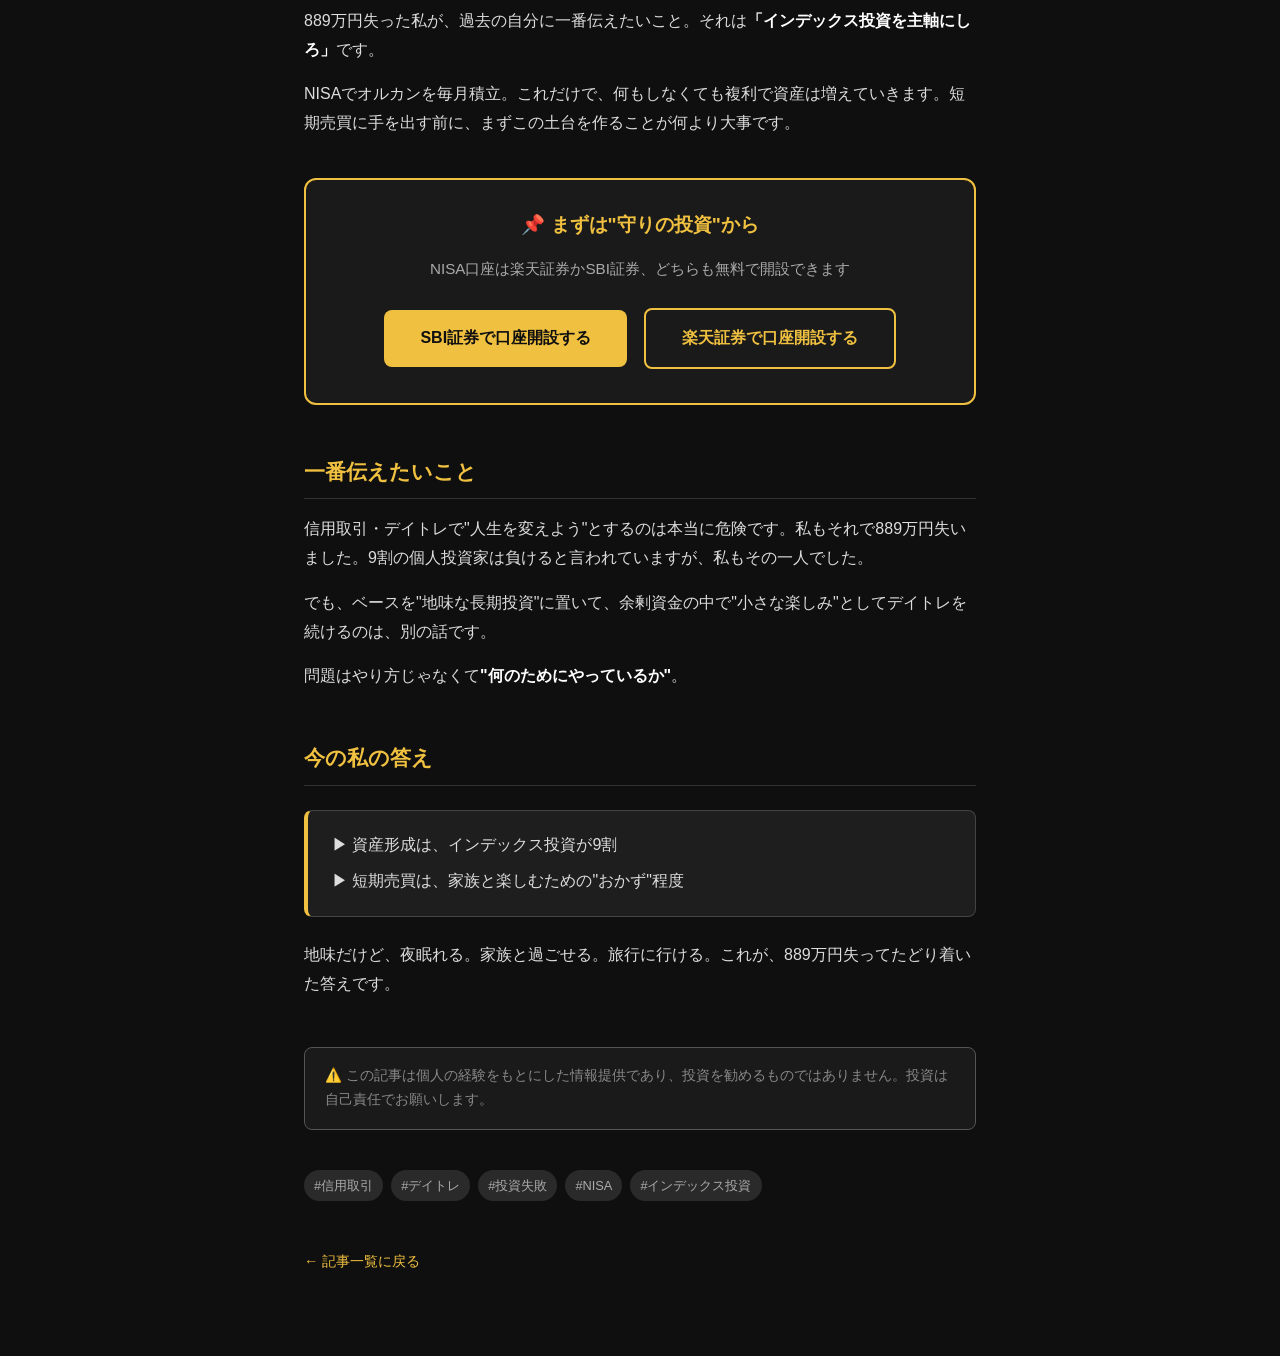
<file: post7.html>
<!DOCTYPE html>
<html lang="ja">
<head>
<!-- Google tag (gtag.js) -->
<script async src="https://www.googletagmanager.com/gtag/js?id=G-LKZKTNM05D"></script>
<script>
  window.dataLayer = window.dataLayer || [];
  function gtag(){dataLayer.push(arguments);}
  gtag('js', new Date());
  gtag('config', 'G-LKZKTNM05D');
</script>

  <meta charset="UTF-8">
  <meta name="viewport" content="width=device-width, initial-scale=1.0">
  <title>2年で-8,892,568円失った私が、それでも信用取引を続ける理由 | はーゆ＠投資の先に</title>
  <meta name="description" content="2023〜2024年の2年間で、信用取引のデイトレで-889万円失った実体験。それでも今も信用取引を続けている理由を正直に書きます。投資で大切なのは"何を使うか"より"どう使うか"。">
  <style>
    * { margin: 0; padding: 0; box-sizing: border-box; }
    body { font-family: 'Hiragino Sans', 'Noto Sans JP', sans-serif; background: #0f0f0f; color: #e8e8e8; line-height: 1.8; }
    header { background: #1a1a1a; border-bottom: 1px solid #333; padding: 16px 24px; }
    header a { color: #f0c040; text-decoration: none; font-weight: bold; font-size: 1.1rem; }
    .container { max-width: 720px; margin: 0 auto; padding: 40px 24px 80px; }
    .tag { display: inline-block; background: #cc0033; color: #fff; font-size: 0.75rem; font-weight: bold; padding: 4px 10px; border-radius: 4px; margin-bottom: 16px; }
    h1 { font-size: 1.8rem; font-weight: bold; line-height: 1.4; margin-bottom: 16px; color: #ffffff; }
    .meta { font-size: 0.85rem; color: #888; margin-bottom: 40px; }
    .lead { font-size: 1.1rem; color: #ccc; border-left: 4px solid #cc0033; padding-left: 16px; margin-bottom: 40px; }
    h2 { font-size: 1.3rem; font-weight: bold; color: #f0c040; margin: 48px 0 16px; padding-bottom: 8px; border-bottom: 1px solid #333; }
    p { margin-bottom: 16px; color: #ddd; }
    strong { color: #ffffff; }
    .point-box { background: #1e1e1e; border: 1px solid #444; border-left: 4px solid #f0c040; border-radius: 8px; padding: 20px 24px; margin: 24px 0; }
    .point-box p { margin-bottom: 8px; }
    .point-box p:last-child { margin-bottom: 0; }
    .alert-box { background: #1e1e1e; border: 2px solid #cc0033; border-radius: 8px; padding: 20px 24px; margin: 24px 0; }
    .alert-box p { color: #fff; margin-bottom: 8px; }
    .alert-box p:last-child { margin-bottom: 0; }
    table { width: 100%; border-collapse: collapse; margin: 24px 0; }
    th { background: #f0c040; color: #0f0f0f; padding: 12px 16px; text-align: left; font-weight: bold; }
    td { padding: 12px 16px; border-bottom: 1px solid #333; color: #ddd; }
    tr:last-child td { border-bottom: none; }
    tr:nth-child(even) td { background: #1a1a1a; }
    .affiliate-box { background: #1a1a1a; border: 2px solid #f0c040; border-radius: 12px; padding: 28px; margin: 40px 0; text-align: center; }
    .affiliate-box h3 { font-size: 1.2rem; color: #f0c040; margin-bottom: 12px; }
    .affiliate-box p { color: #aaa; margin-bottom: 20px; font-size: 0.95rem; }
    .affiliate-btn { display: inline-block; background: #f0c040; color: #0f0f0f; padding: 14px 36px; border-radius: 8px; text-decoration: none; font-weight: bold; font-size: 1rem; margin: 6px; }
    .affiliate-btn.secondary { background: transparent; color: #f0c040; border: 2px solid #f0c040; }
    .warning { background: #1a1a1a; border: 1px solid #555; border-radius: 8px; padding: 16px 20px; font-size: 0.85rem; color: #888; margin-top: 48px; }
    .back-link { display: inline-block; margin-top: 40px; color: #f0c040; text-decoration: none; font-size: 0.9rem; }
    .tags { margin-top: 40px; }
    .tags span { display: inline-block; background: #2a2a2a; color: #aaa; font-size: 0.8rem; padding: 4px 10px; border-radius: 20px; margin-right: 8px; margin-bottom: 8px; }
  </style>
</head>
<body>

<header>
  <a href="index.html">はーゆ＠投資の先に</a>
</header>

<div class="container">

  <span class="tag">失敗談シリーズ①</span>
  <h1>2年で-8,892,568円失った私が、それでも信用取引を続ける理由</h1>
  <p class="meta">はーゆ＠投資の先に ｜ 2026年5月</p>

  <p class="lead">これは本当の話です。2023年から2024年の2年間で、私は信用取引のデイトレで 8,892,568円 失いました。ほぼ900万円。普通の会社員の年収、約2年分です。</p>

  <p>そして正直に書きます。私は今も信用取引でデイトレをしています。ただし、当時とは"全く違う形"で。この記事では、何を失敗したか、何を学んだか、そして今どう向き合っているかを全て書きます。</p>

  <h2>あの頃の私</h2>
  <p>「投資で生活を変えたい」</p>
  <p>それが当時の口癖でした。会社員の給料ではいつまで経っても豊かになれない。インデックス投資は地味すぎる。SNSで稼いでる人が眩しく見えた。</p>
  <p>そんな焦りから、信用取引でフルレバレッジ。一気に大きく勝って、人生を変える。最初は数十万円の利益が出ました。「これは行ける」と思いました。</p>

  <h2>落ちていくのは一瞬</h2>
  <p>3ヶ月で50万円の利益。得意になってポジションをさらに大きくしました。夜も寝ずにチャートを見ました。そこから一気に崩れました。</p>
  <div class="alert-box">
    <p>▶ 1ヶ月で-100万円</p>
    <p>▶ 取り返そうとさらに大きく賭けた</p>
    <p>▶ 翌月-150万円</p>
    <p>▶ 気づいたら-8,892,568円</p>
  </div>

  <h2>一番怖かったこと</h2>
  <p>お金を失ったこと自体より、<strong>"自分を見失ったこと"</strong>が一番怖かった。</p>
  <p>家族との時間がなくなる。仕事に集中できない。夜眠れない。「もっと大きく」「もっと早く」その思考に取り憑かれていく。</p>
  <p>これは投資ではなく依存でした。</p>

  <h2>ある日、立ち止まった</h2>
  <p>ふと思いました。</p>
  <p><strong>「私は、なんのためにお金を増やそうとしてたんだっけ？」</strong></p>
  <p>家族と幸せに暮らすため。将来の不安をなくすため。旅行や美味しいご飯を楽しむため。なのに、家族を犠牲にして不安だけが増えていた。</p>
  <p>そこから、お金との向き合い方を全部変えました。</p>

  <h2>今の投資スタイル</h2>
  <table>
    <tr>
      <th>カテゴリ</th>
      <th>内容</th>
    </tr>
    <tr>
      <td><strong>守り（メイン）</strong></td>
      <td>新・旧NISAでオルカン中心に積立。値動きは見ない。</td>
    </tr>
    <tr>
      <td><strong>守り（サブ）</strong></td>
      <td>高配当・日本株個別を長期保有。含み益+1,400万。</td>
    </tr>
    <tr>
      <td><strong>攻め（少しだけ）</strong></td>
      <td>信用取引デイトレ。目標は"月のご飯代・旅行代"程度。</td>
    </tr>
  </table>

  <h2>同じツールでも、使い方は全く違う</h2>
  <p>信用取引もデイトレも、ツールは同じです。変わったのは"心構え"と"スケール"。</p>
  <div class="point-box">
    <p><strong>【昔の私】</strong></p>
    <p>✗ 人生を変えるため</p>
    <p>✗ フルレバレッジ</p>
    <p>✗ 取り返したくて大きく賭ける</p>
    <p>✗ 生活費もぶっ込む</p>
  </div>
  <div class="point-box">
    <p><strong>【今の私】</strong></p>
    <p>✓ 少しの贅沢のため</p>
    <p>✓ レバレッジは最小限</p>
    <p>✓ 負けたら即やめる</p>
    <p>✓ 余剰資金の中だけで完結</p>
  </div>

  <h2>"小さくやる"が一番難しいスキル</h2>
  <p>実は、これが一番難しい。昔の私は「人生を変える」のが目標だったから、小さく勝ってもすぐ大きく賭けてしまう。</p>
  <p>今は違います。</p>
  <div class="point-box">
    <p>✓ 1日数千円〜数万円の利益で満足する</p>
    <p>✓ 負けたら即やめる</p>
    <p>✓ 生活費には絶対手を出さない</p>
    <p>✓ 「もっと」と思わない</p>
  </div>

  <h2>本当は"これ"を最初にやるべきだった</h2>
  <p>889万円失った私が、過去の自分に一番伝えたいこと。それは<strong>「インデックス投資を主軸にしろ」</strong>です。</p>
  <p>NISAでオルカンを毎月積立。これだけで、何もしなくても複利で資産は増えていきます。短期売買に手を出す前に、まずこの土台を作ることが何より大事です。</p>

  <div class="affiliate-box">
    <h3>📌 まずは"守りの投資"から</h3>
    <p>NISA口座は楽天証券かSBI証券、どちらも無料で開設できます</p>
    <a href="アフィリエイトリンクをここに貼る" class="affiliate-btn">SBI証券で口座開設する</a>
    <a href="アフィリエイトリンクをここに貼る" class="affiliate-btn secondary">楽天証券で口座開設する</a>
  </div>

  <h2>一番伝えたいこと</h2>
  <p>信用取引・デイトレで"人生を変えよう"とするのは本当に危険です。私もそれで889万円失いました。9割の個人投資家は負けると言われていますが、私もその一人でした。</p>
  <p>でも、ベースを"地味な長期投資"に置いて、余剰資金の中で"小さな楽しみ"としてデイトレを続けるのは、別の話です。</p>
  <p>問題はやり方じゃなくて<strong>"何のためにやっているか"</strong>。</p>

  <h2>今の私の答え</h2>
  <div class="point-box">
    <p>▶ 資産形成は、インデックス投資が9割</p>
    <p>▶ 短期売買は、家族と楽しむための"おかず"程度</p>
  </div>
  <p>地味だけど、夜眠れる。家族と過ごせる。旅行に行ける。これが、889万円失ってたどり着いた答えです。</p>

  <div class="warning">
    ⚠️ この記事は個人の経験をもとにした情報提供であり、投資を勧めるものではありません。投資は自己責任でお願いします。
  </div>

  <div class="tags">
    <span>#信用取引</span><span>#デイトレ</span><span>#投資失敗</span><span>#NISA</span><span>#インデックス投資</span>
  </div>

  <a class="back-link" href="index.html">← 記事一覧に戻る</a>

</div>
</body>
</html>
</file>
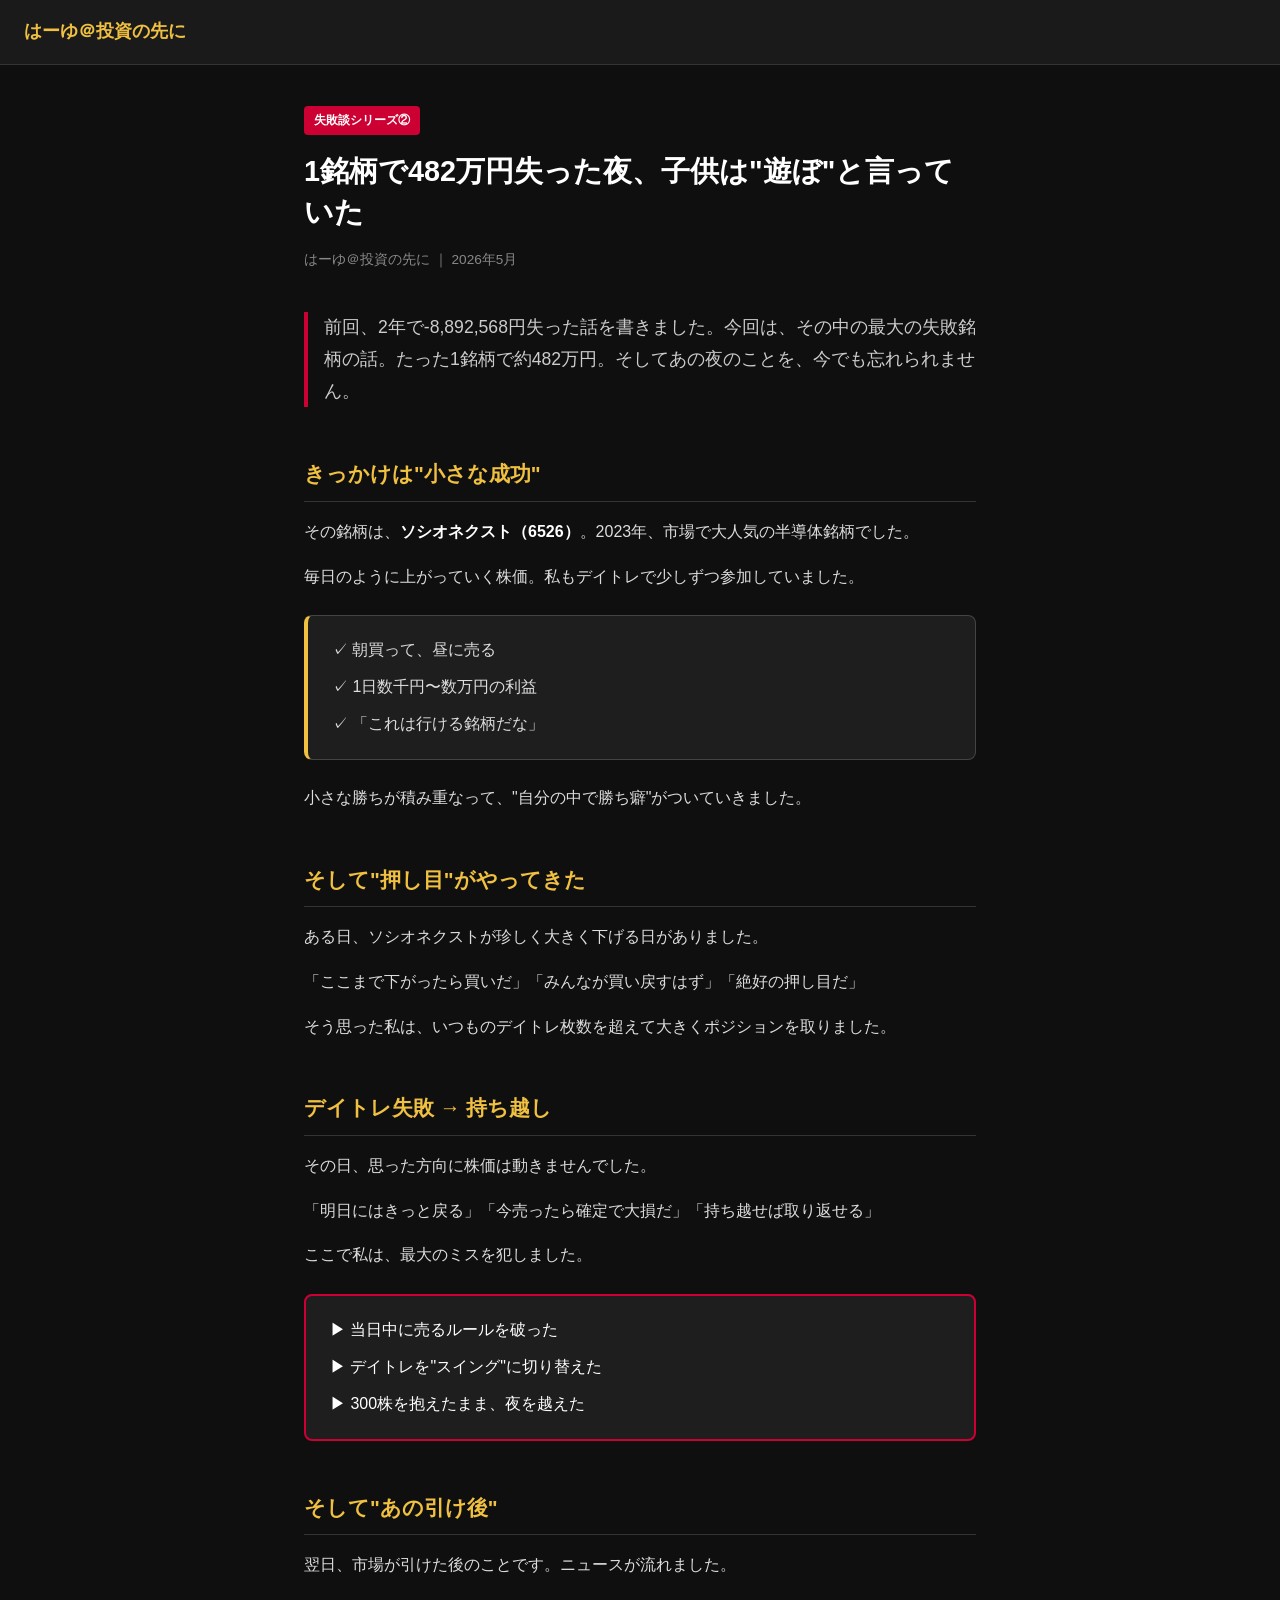
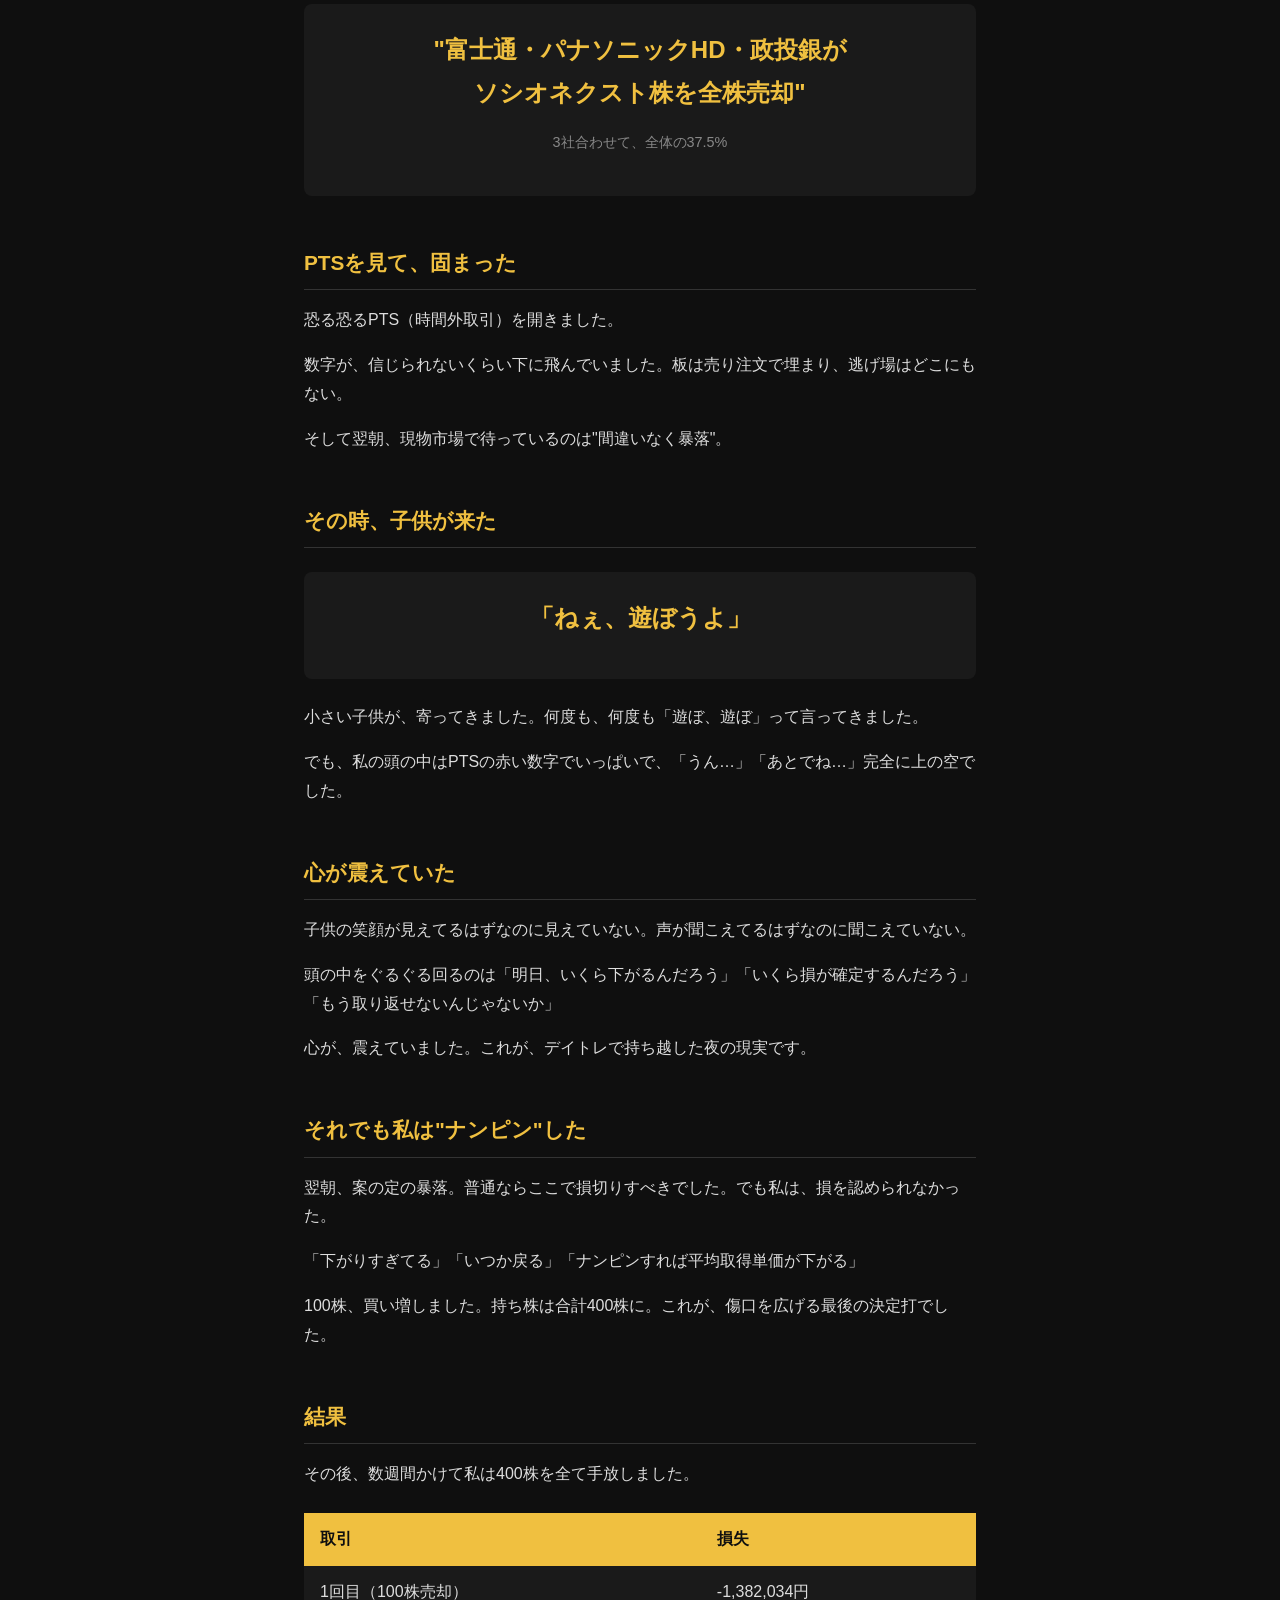
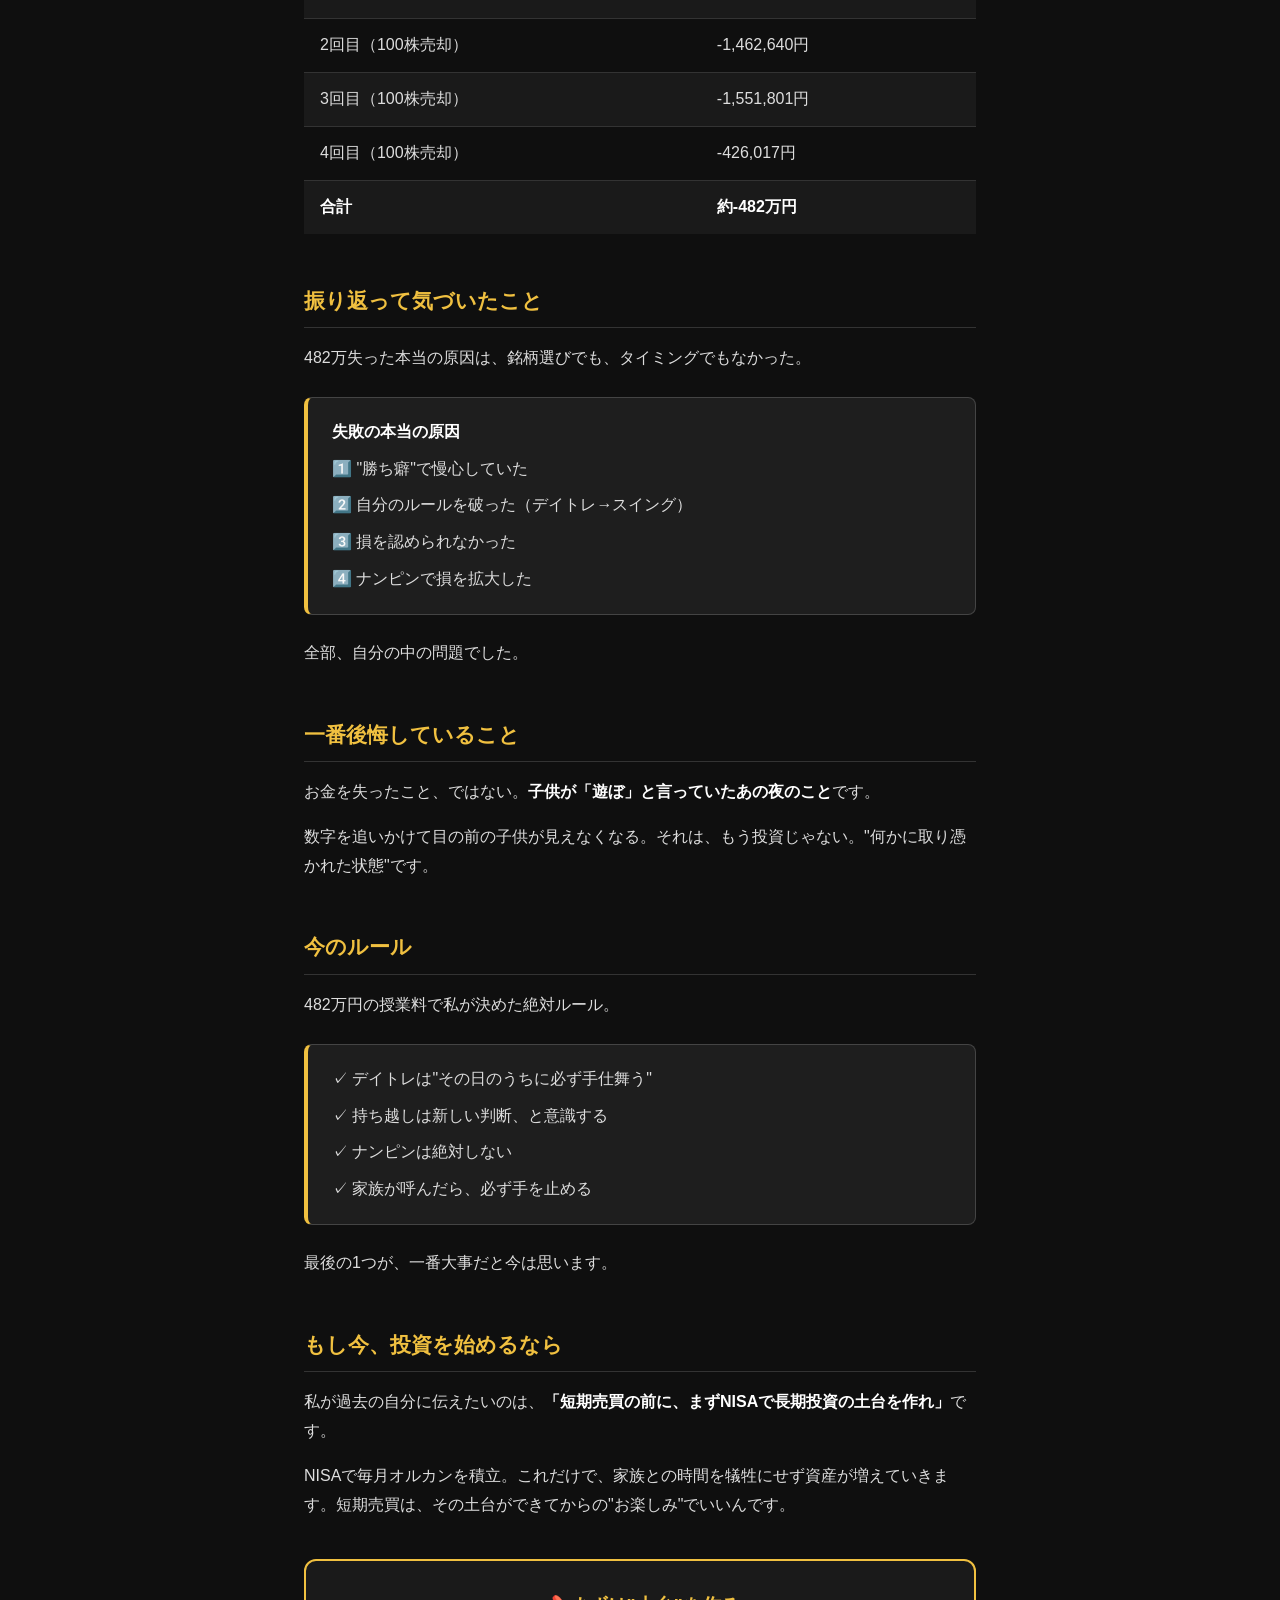
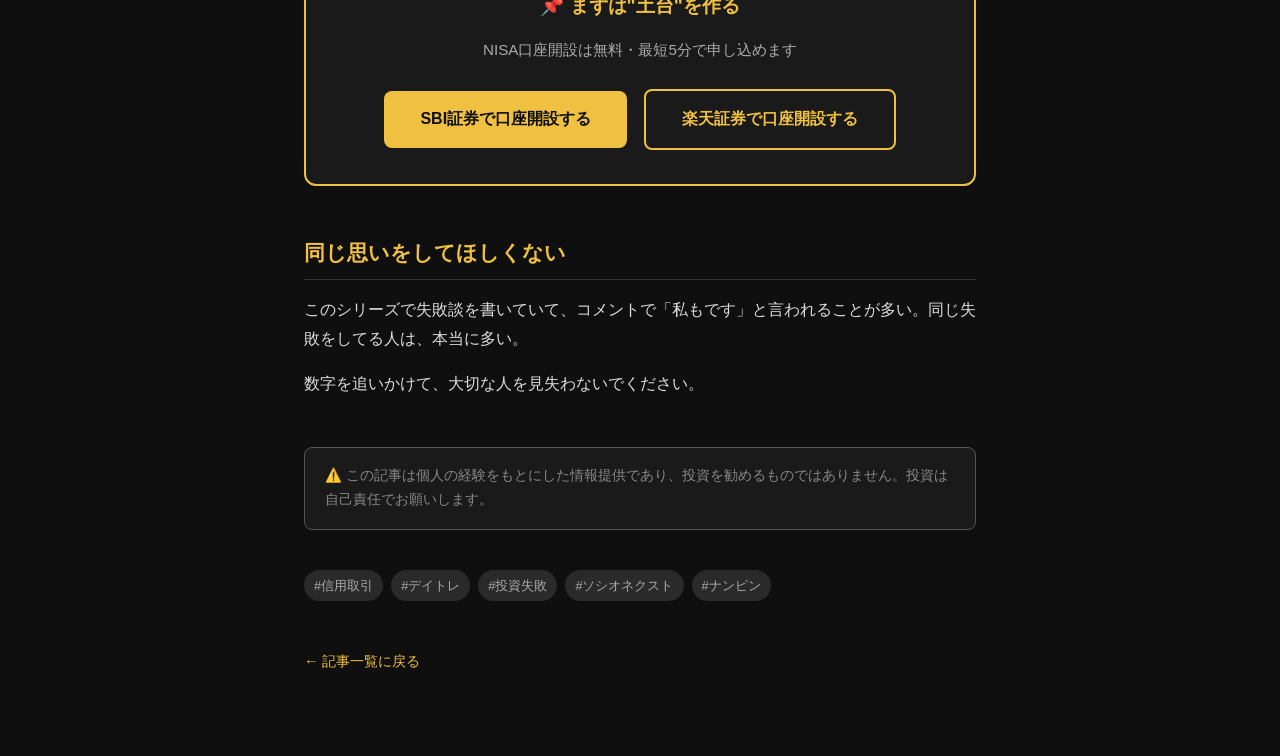
<file: post8.html>
<!DOCTYPE html>
<html lang="ja">
<head>
<!-- Google tag (gtag.js) -->
<script async src="https://www.googletagmanager.com/gtag/js?id=G-LKZKTNM05D"></script>
<script>
  window.dataLayer = window.dataLayer || [];
  function gtag(){dataLayer.push(arguments);}
  gtag('js', new Date());
  gtag('config', 'G-LKZKTNM05D');
</script>

  <meta charset="UTF-8">
  <meta name="viewport" content="width=device-width, initial-scale=1.0">
  <title>1銘柄で482万円失った夜、子供は"遊ぼ"と言っていた | はーゆ＠投資の先に</title>
  <meta name="description" content="ソシオネクスト6526で-482万円。PTSの暴落を見た夜、子供が「遊ぼ」と言ってきました。デイトレを持ち越し、ナンピンで傷を広げた実体験を正直に書きます。">
  <style>
    * { margin: 0; padding: 0; box-sizing: border-box; }
    body { font-family: 'Hiragino Sans', 'Noto Sans JP', sans-serif; background: #0f0f0f; color: #e8e8e8; line-height: 1.8; }
    header { background: #1a1a1a; border-bottom: 1px solid #333; padding: 16px 24px; }
    header a { color: #f0c040; text-decoration: none; font-weight: bold; font-size: 1.1rem; }
    .container { max-width: 720px; margin: 0 auto; padding: 40px 24px 80px; }
    .tag { display: inline-block; background: #cc0033; color: #fff; font-size: 0.75rem; font-weight: bold; padding: 4px 10px; border-radius: 4px; margin-bottom: 16px; }
    h1 { font-size: 1.8rem; font-weight: bold; line-height: 1.4; margin-bottom: 16px; color: #ffffff; }
    .meta { font-size: 0.85rem; color: #888; margin-bottom: 40px; }
    .lead { font-size: 1.1rem; color: #ccc; border-left: 4px solid #cc0033; padding-left: 16px; margin-bottom: 40px; }
    h2 { font-size: 1.3rem; font-weight: bold; color: #f0c040; margin: 48px 0 16px; padding-bottom: 8px; border-bottom: 1px solid #333; }
    p { margin-bottom: 16px; color: #ddd; }
    strong { color: #ffffff; }
    .point-box { background: #1e1e1e; border: 1px solid #444; border-left: 4px solid #f0c040; border-radius: 8px; padding: 20px 24px; margin: 24px 0; }
    .point-box p { margin-bottom: 8px; }
    .point-box p:last-child { margin-bottom: 0; }
    .alert-box { background: #1e1e1e; border: 2px solid #cc0033; border-radius: 8px; padding: 20px 24px; margin: 24px 0; }
    .alert-box p { color: #fff; margin-bottom: 8px; }
    .alert-box p:last-child { margin-bottom: 0; }
    .quote-box { background: #1a1a1a; border-radius: 8px; padding: 24px; margin: 24px 0; text-align: center; }
    .quote-box .quote { font-size: 1.5rem; color: #f0c040; font-weight: bold; }
    .quote-box .sub { font-size: 0.9rem; color: #888; margin-top: 8px; }
    table { width: 100%; border-collapse: collapse; margin: 24px 0; }
    th { background: #f0c040; color: #0f0f0f; padding: 12px 16px; text-align: left; font-weight: bold; }
    td { padding: 12px 16px; border-bottom: 1px solid #333; color: #ddd; }
    tr:last-child td { border-bottom: none; }
    tr:nth-child(even) td { background: #1a1a1a; }
    .affiliate-box { background: #1a1a1a; border: 2px solid #f0c040; border-radius: 12px; padding: 28px; margin: 40px 0; text-align: center; }
    .affiliate-box h3 { font-size: 1.2rem; color: #f0c040; margin-bottom: 12px; }
    .affiliate-box p { color: #aaa; margin-bottom: 20px; font-size: 0.95rem; }
    .affiliate-btn { display: inline-block; background: #f0c040; color: #0f0f0f; padding: 14px 36px; border-radius: 8px; text-decoration: none; font-weight: bold; font-size: 1rem; margin: 6px; }
    .affiliate-btn.secondary { background: transparent; color: #f0c040; border: 2px solid #f0c040; }
    .warning { background: #1a1a1a; border: 1px solid #555; border-radius: 8px; padding: 16px 20px; font-size: 0.85rem; color: #888; margin-top: 48px; }
    .back-link { display: inline-block; margin-top: 40px; color: #f0c040; text-decoration: none; font-size: 0.9rem; }
    .tags { margin-top: 40px; }
    .tags span { display: inline-block; background: #2a2a2a; color: #aaa; font-size: 0.8rem; padding: 4px 10px; border-radius: 20px; margin-right: 8px; margin-bottom: 8px; }
  </style>
</head>
<body>

<header>
  <a href="index.html">はーゆ＠投資の先に</a>
</header>

<div class="container">

  <span class="tag">失敗談シリーズ②</span>
  <h1>1銘柄で482万円失った夜、子供は"遊ぼ"と言っていた</h1>
  <p class="meta">はーゆ＠投資の先に ｜ 2026年5月</p>

  <p class="lead">前回、2年で-8,892,568円失った話を書きました。今回は、その中の最大の失敗銘柄の話。たった1銘柄で約482万円。そしてあの夜のことを、今でも忘れられません。</p>

  <h2>きっかけは"小さな成功"</h2>
  <p>その銘柄は、<strong>ソシオネクスト（6526）</strong>。2023年、市場で大人気の半導体銘柄でした。</p>
  <p>毎日のように上がっていく株価。私もデイトレで少しずつ参加していました。</p>
  <div class="point-box">
    <p>✓ 朝買って、昼に売る</p>
    <p>✓ 1日数千円〜数万円の利益</p>
    <p>✓ 「これは行ける銘柄だな」</p>
  </div>
  <p>小さな勝ちが積み重なって、"自分の中で勝ち癖"がついていきました。</p>

  <h2>そして"押し目"がやってきた</h2>
  <p>ある日、ソシオネクストが珍しく大きく下げる日がありました。</p>
  <p>「ここまで下がったら買いだ」「みんなが買い戻すはず」「絶好の押し目だ」</p>
  <p>そう思った私は、いつものデイトレ枚数を超えて大きくポジションを取りました。</p>

  <h2>デイトレ失敗 → 持ち越し</h2>
  <p>その日、思った方向に株価は動きませんでした。</p>
  <p>「明日にはきっと戻る」「今売ったら確定で大損だ」「持ち越せば取り返せる」</p>
  <p>ここで私は、最大のミスを犯しました。</p>
  <div class="alert-box">
    <p>▶ 当日中に売るルールを破った</p>
    <p>▶ デイトレを"スイング"に切り替えた</p>
    <p>▶ 300株を抱えたまま、夜を越えた</p>
  </div>

  <h2>そして"あの引け後"</h2>
  <p>翌日、市場が引けた後のことです。ニュースが流れました。</p>
  <div class="quote-box">
    <p class="quote">"富士通・パナソニックHD・政投銀が<br>ソシオネクスト株を全株売却"</p>
    <p class="sub">3社合わせて、全体の37.5%</p>
  </div>

  <h2>PTSを見て、固まった</h2>
  <p>恐る恐るPTS（時間外取引）を開きました。</p>
  <p>数字が、信じられないくらい下に飛んでいました。板は売り注文で埋まり、逃げ場はどこにもない。</p>
  <p>そして翌朝、現物市場で待っているのは"間違いなく暴落"。</p>

  <h2>その時、子供が来た</h2>
  <div class="quote-box">
    <p class="quote">「ねぇ、遊ぼうよ」</p>
  </div>
  <p>小さい子供が、寄ってきました。何度も、何度も「遊ぼ、遊ぼ」って言ってきました。</p>
  <p>でも、私の頭の中はPTSの赤い数字でいっぱいで、「うん…」「あとでね…」完全に上の空でした。</p>

  <h2>心が震えていた</h2>
  <p>子供の笑顔が見えてるはずなのに見えていない。声が聞こえてるはずなのに聞こえていない。</p>
  <p>頭の中をぐるぐる回るのは「明日、いくら下がるんだろう」「いくら損が確定するんだろう」「もう取り返せないんじゃないか」</p>
  <p>心が、震えていました。これが、デイトレで持ち越した夜の現実です。</p>

  <h2>それでも私は"ナンピン"した</h2>
  <p>翌朝、案の定の暴落。普通ならここで損切りすべきでした。でも私は、損を認められなかった。</p>
  <p>「下がりすぎてる」「いつか戻る」「ナンピンすれば平均取得単価が下がる」</p>
  <p>100株、買い増しました。持ち株は合計400株に。これが、傷口を広げる最後の決定打でした。</p>

  <h2>結果</h2>
  <p>その後、数週間かけて私は400株を全て手放しました。</p>
  <table>
    <tr>
      <th>取引</th>
      <th>損失</th>
    </tr>
    <tr><td>1回目（100株売却）</td><td>-1,382,034円</td></tr>
    <tr><td>2回目（100株売却）</td><td>-1,462,640円</td></tr>
    <tr><td>3回目（100株売却）</td><td>-1,551,801円</td></tr>
    <tr><td>4回目（100株売却）</td><td>-426,017円</td></tr>
    <tr><td><strong>合計</strong></td><td><strong>約-482万円</strong></td></tr>
  </table>

  <h2>振り返って気づいたこと</h2>
  <p>482万失った本当の原因は、銘柄選びでも、タイミングでもなかった。</p>
  <div class="point-box">
    <p><strong>失敗の本当の原因</strong></p>
    <p>1️⃣ "勝ち癖"で慢心していた</p>
    <p>2️⃣ 自分のルールを破った（デイトレ→スイング）</p>
    <p>3️⃣ 損を認められなかった</p>
    <p>4️⃣ ナンピンで損を拡大した</p>
  </div>
  <p>全部、自分の中の問題でした。</p>

  <h2>一番後悔していること</h2>
  <p>お金を失ったこと、ではない。<strong>子供が「遊ぼ」と言っていたあの夜のこと</strong>です。</p>
  <p>数字を追いかけて目の前の子供が見えなくなる。それは、もう投資じゃない。"何かに取り憑かれた状態"です。</p>

  <h2>今のルール</h2>
  <p>482万円の授業料で私が決めた絶対ルール。</p>
  <div class="point-box">
    <p>✓ デイトレは"その日のうちに必ず手仕舞う"</p>
    <p>✓ 持ち越しは新しい判断、と意識する</p>
    <p>✓ ナンピンは絶対しない</p>
    <p>✓ 家族が呼んだら、必ず手を止める</p>
  </div>
  <p>最後の1つが、一番大事だと今は思います。</p>

  <h2>もし今、投資を始めるなら</h2>
  <p>私が過去の自分に伝えたいのは、<strong>「短期売買の前に、まずNISAで長期投資の土台を作れ」</strong>です。</p>
  <p>NISAで毎月オルカンを積立。これだけで、家族との時間を犠牲にせず資産が増えていきます。短期売買は、その土台ができてからの"お楽しみ"でいいんです。</p>

  <div class="affiliate-box">
    <h3>📌 まずは"土台"を作る</h3>
    <p>NISA口座開設は無料・最短5分で申し込めます</p>
    <a href="アフィリエイトリンクをここに貼る" class="affiliate-btn">SBI証券で口座開設する</a>
    <a href="アフィリエイトリンクをここに貼る" class="affiliate-btn secondary">楽天証券で口座開設する</a>
  </div>

  <h2>同じ思いをしてほしくない</h2>
  <p>このシリーズで失敗談を書いていて、コメントで「私もです」と言われることが多い。同じ失敗をしてる人は、本当に多い。</p>
  <p>数字を追いかけて、大切な人を見失わないでください。</p>

  <div class="warning">
    ⚠️ この記事は個人の経験をもとにした情報提供であり、投資を勧めるものではありません。投資は自己責任でお願いします。
  </div>

  <div class="tags">
    <span>#信用取引</span><span>#デイトレ</span><span>#投資失敗</span><span>#ソシオネクスト</span><span>#ナンピン</span>
  </div>

  <a class="back-link" href="index.html">← 記事一覧に戻る</a>

</div>
</body>
</html>
</file>
